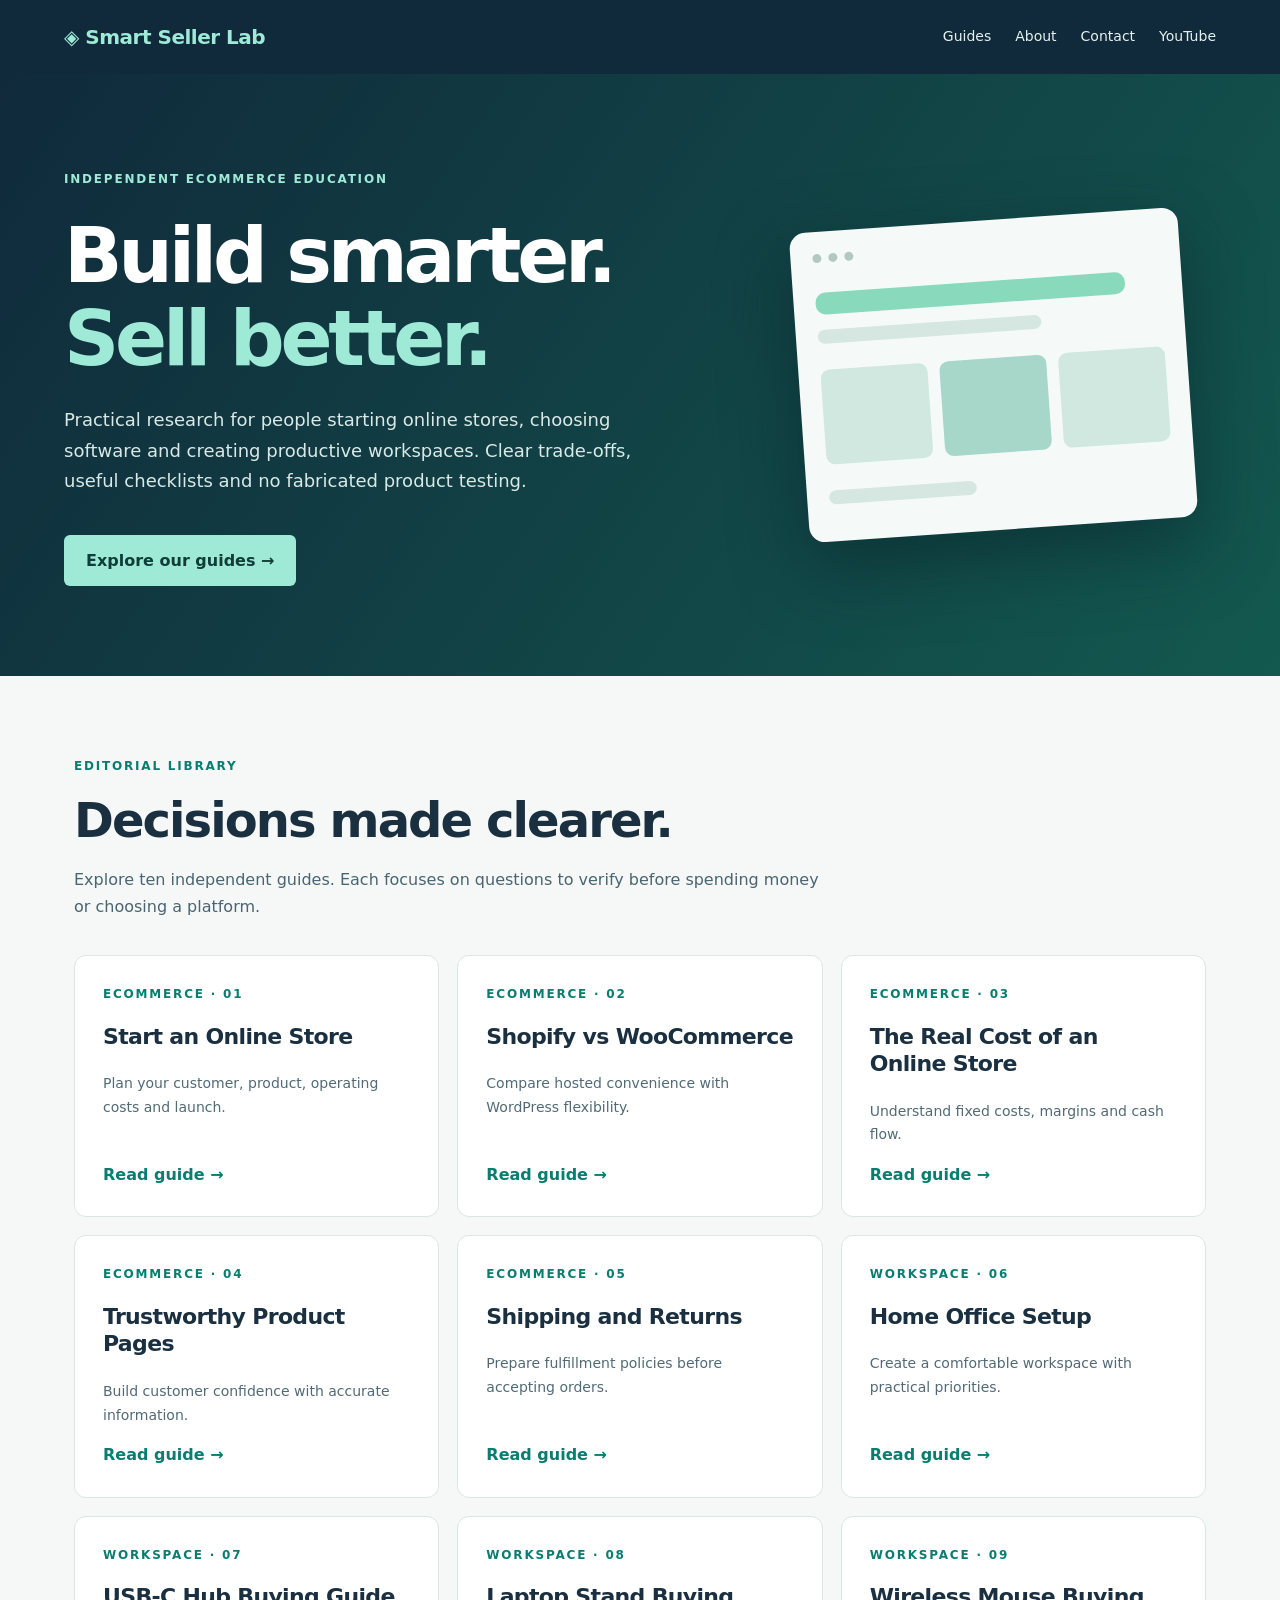
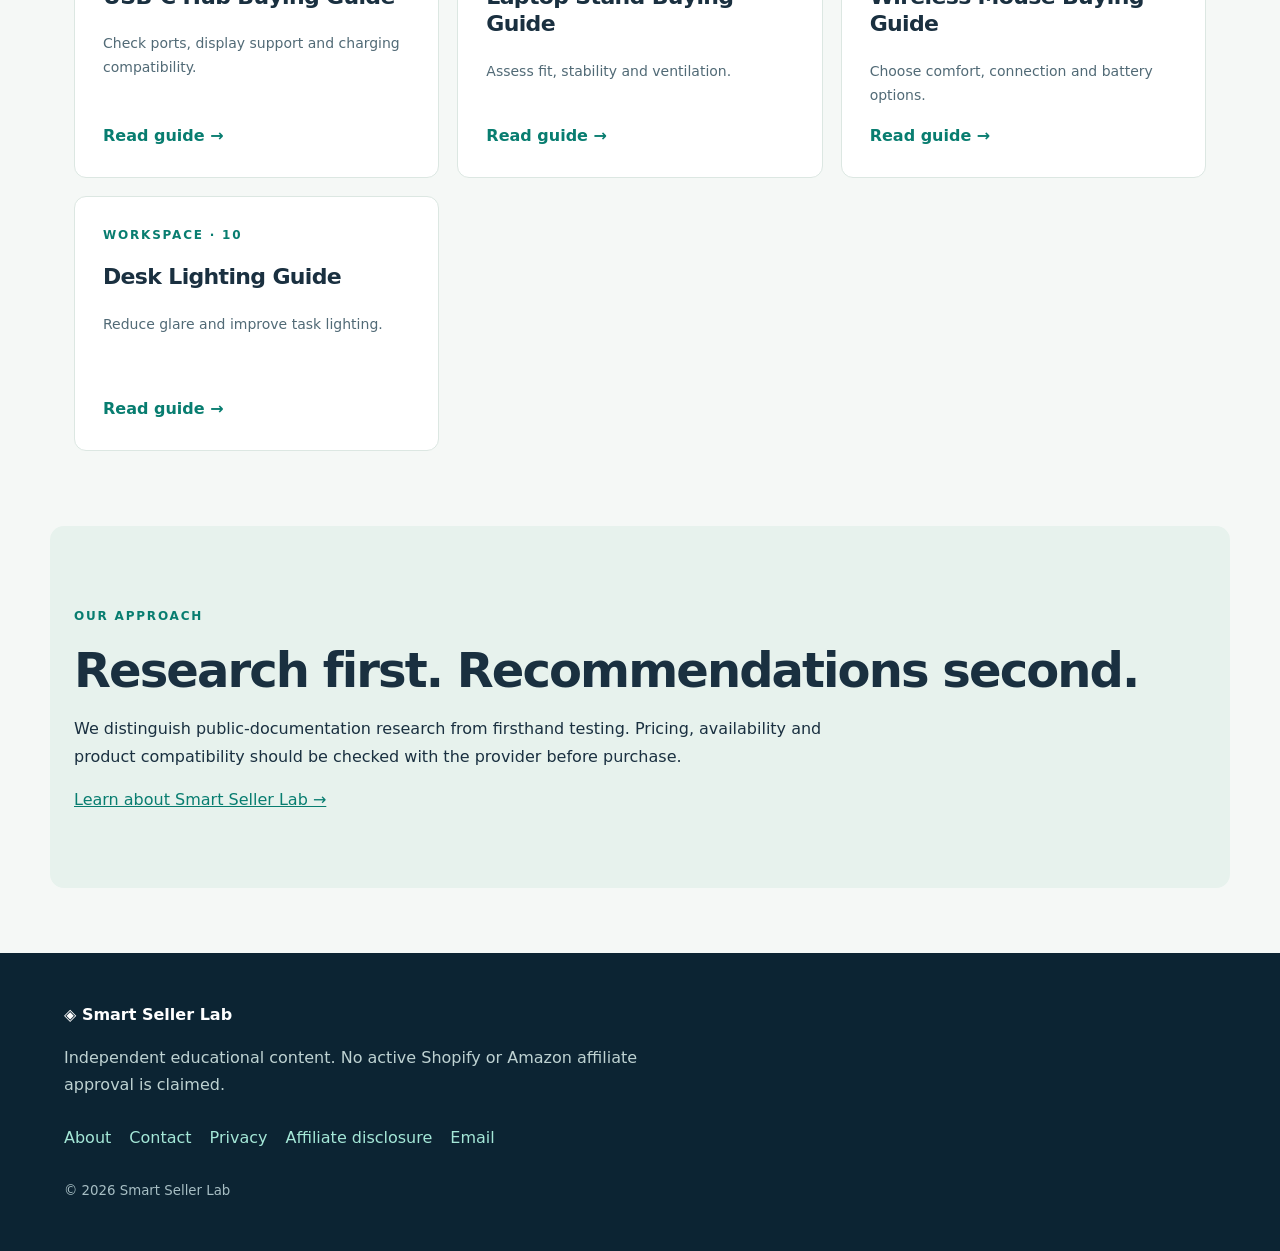
<file: index.html>
<!doctype html><html lang="en"><head><meta charset="utf-8"><meta name="viewport" content="width=device-width,initial-scale=1"><meta name="robots" content="noindex"><meta name="description" content="Independent, research-based guides for online stores, ecommerce platforms, and productive home workspaces."><meta name="theme-color" content="#102a3b"><title>Smart Seller Lab — Ecommerce & Workspace Guides</title><link rel="stylesheet" href="styles.css"><meta property="og:type" content="website"><meta property="og:title" content="Smart Seller Lab — Ecommerce & Workspace Guides"><meta property="og:description" content="Independent research guides for online sellers and practical workspaces."><meta property="og:url" content="https://smart-seller-lab.pages.dev/"><link rel="canonical" href="https://smart-seller-lab.pages.dev/"><script type="application/ld+json">{"@context":"https://schema.org","@type":"WebSite","name":"Smart Seller Lab","url":"https://smart-seller-lab.pages.dev/","description":"Independent research-based ecommerce and workspace guides"}</script></head><body><a class="skip" href="#content">Skip to content</a><header class="site-header"><a class="brand" href="index.html" aria-label="Smart Seller Lab home">◈ Smart Seller Lab</a><nav aria-label="Primary navigation"><a href="#guides">Guides</a><a href="about.html">About</a><a href="contact.html">Contact</a><a href="https://www.youtube.com/@SmartSellerLab" rel="noopener noreferrer">YouTube</a></nav></header><main id="content"><section class="hero"><div class="hero-inner"><span class="eyebrow">INDEPENDENT ECOMMERCE EDUCATION</span><h1>Build smarter.<br><em>Sell better.</em></h1><p>Practical research for people starting online stores, choosing software and creating productive workspaces. Clear trade-offs, useful checklists and no fabricated product testing.</p><a class="cta" href="#guides">Explore our guides <span aria-hidden="true">→</span></a></div><div class="hero-art" aria-hidden="true"><div class="art-window"><div class="art-top"><i></i><i></i><i></i></div><div class="art-line wide"></div><div class="art-line"></div><div class="art-panels"><div></div><div></div><div></div></div><div class="art-line short"></div></div></div></section><section class="section" id="guides"><div class="section-heading"><span class="eyebrow">EDITORIAL LIBRARY</span><h2>Decisions made clearer.</h2><p>Explore ten independent guides. Each focuses on questions to verify before spending money or choosing a platform.</p></div><div class="cards"><article class="card"><span class="kicker">ECOMMERCE · 01</span><h3>Start an Online Store</h3><p>Plan your customer, product, operating costs and launch.</p><a href="guides/start-online-store.html">Read guide <span aria-hidden="true">→</span></a></article><article class="card"><span class="kicker">ECOMMERCE · 02</span><h3>Shopify vs WooCommerce</h3><p>Compare hosted convenience with WordPress flexibility.</p><a href="guides/shopify-vs-woocommerce.html">Read guide <span aria-hidden="true">→</span></a></article><article class="card"><span class="kicker">ECOMMERCE · 03</span><h3>The Real Cost of an Online Store</h3><p>Understand fixed costs, margins and cash flow.</p><a href="guides/store-costs.html">Read guide <span aria-hidden="true">→</span></a></article><article class="card"><span class="kicker">ECOMMERCE · 04</span><h3>Trustworthy Product Pages</h3><p>Build customer confidence with accurate information.</p><a href="guides/product-page-trust.html">Read guide <span aria-hidden="true">→</span></a></article><article class="card"><span class="kicker">ECOMMERCE · 05</span><h3>Shipping and Returns</h3><p>Prepare fulfillment policies before accepting orders.</p><a href="guides/shipping-returns.html">Read guide <span aria-hidden="true">→</span></a></article><article class="card"><span class="kicker">WORKSPACE · 06</span><h3>Home Office Setup</h3><p>Create a comfortable workspace with practical priorities.</p><a href="guides/home-office-setup.html">Read guide <span aria-hidden="true">→</span></a></article><article class="card"><span class="kicker">WORKSPACE · 07</span><h3>USB-C Hub Buying Guide</h3><p>Check ports, display support and charging compatibility.</p><a href="guides/usb-c-hub-guide.html">Read guide <span aria-hidden="true">→</span></a></article><article class="card"><span class="kicker">WORKSPACE · 08</span><h3>Laptop Stand Buying Guide</h3><p>Assess fit, stability and ventilation.</p><a href="guides/laptop-stand-guide.html">Read guide <span aria-hidden="true">→</span></a></article><article class="card"><span class="kicker">WORKSPACE · 09</span><h3>Wireless Mouse Buying Guide</h3><p>Choose comfort, connection and battery options.</p><a href="guides/wireless-mouse-guide.html">Read guide <span aria-hidden="true">→</span></a></article><article class="card"><span class="kicker">WORKSPACE · 10</span><h3>Desk Lighting Guide</h3><p>Reduce glare and improve task lighting.</p><a href="guides/desk-lighting-guide.html">Read guide <span aria-hidden="true">→</span></a></article></div></section><section class="section about-band"><span class="eyebrow">OUR APPROACH</span><h2>Research first. Recommendations second.</h2><p>We distinguish public-documentation research from firsthand testing. Pricing, availability and product compatibility should be checked with the provider before purchase.</p><a href="about.html">Learn about Smart Seller Lab →</a></section></main><footer class="site-footer"><div><strong>◈ Smart Seller Lab</strong><p>Independent educational content. No active Shopify or Amazon affiliate approval is claimed.</p></div><nav aria-label="Footer navigation"><a href="about.html">About</a><a href="contact.html">Contact</a><a href="privacy.html">Privacy</a><a href="disclosure.html">Affiliate disclosure</a><a href="mailto:dauvietstudio@gmail.com">Email</a></nav><small>© 2026 Smart Seller Lab</small></footer></body></html>
</file>
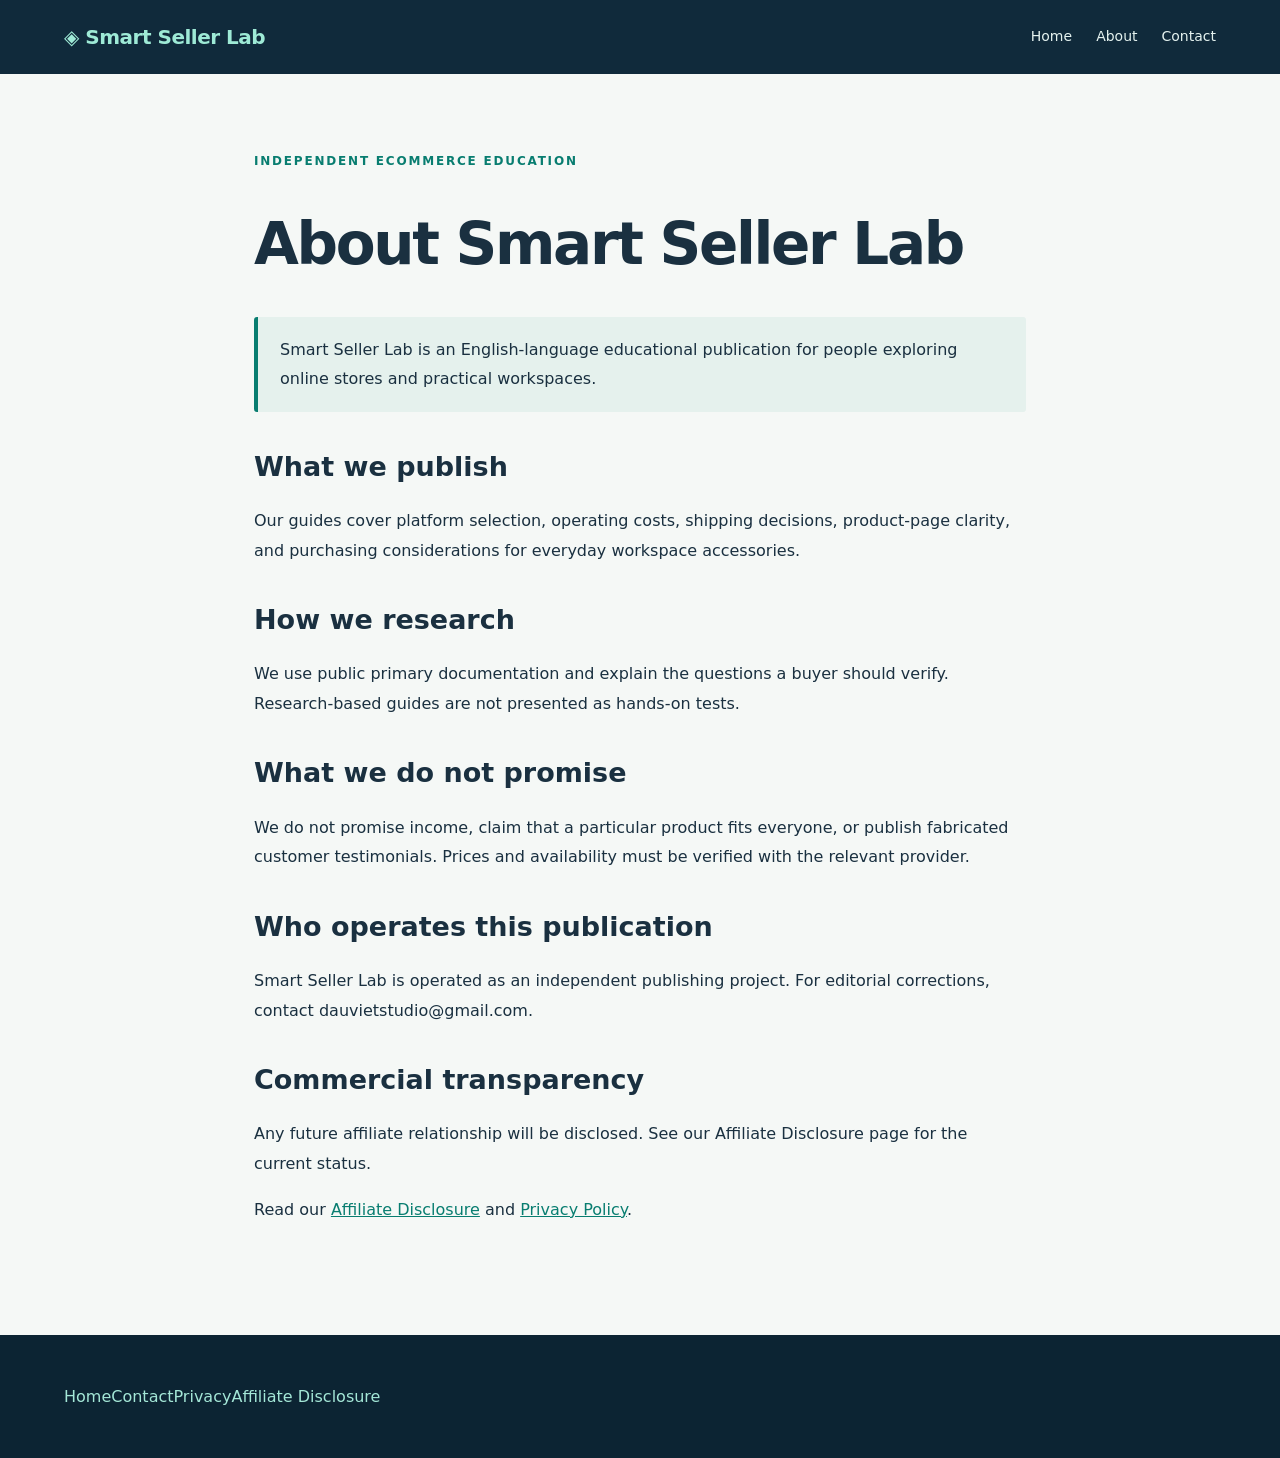
<file: about.html>
<!doctype html><html lang="en"><head><meta charset="utf-8"><meta name="viewport" content="width=device-width,initial-scale=1"><meta name="description" content="Smart Seller Lab is an English-language educational publication for people exploring online stores and practical workspaces."><meta name="robots" content="noindex"><link rel="canonical" href="https://smart-seller-lab.pages.dev/about.html"><title>About Smart Seller Lab | Smart Seller Lab</title><link rel="stylesheet" href="styles.css"></head><body><header><a class="brand" href="index.html">◈ Smart Seller Lab</a><nav><a href="index.html">Home</a><a href="about.html">About</a><a href="contact.html">Contact</a></nav></header><main class="prose"><p class="tag">Independent ecommerce education</p><h1>About Smart Seller Lab</h1><p class="note">Smart Seller Lab is an English-language educational publication for people exploring online stores and practical workspaces.</p><h2>What we publish</h2><p>Our guides cover platform selection, operating costs, shipping decisions, product-page clarity, and purchasing considerations for everyday workspace accessories.</p><h2>How we research</h2><p>We use public primary documentation and explain the questions a buyer should verify. Research-based guides are not presented as hands-on tests.</p><h2>What we do not promise</h2><p>We do not promise income, claim that a particular product fits everyone, or publish fabricated customer testimonials. Prices and availability must be verified with the relevant provider.</p><h2>Who operates this publication</h2><p>Smart Seller Lab is operated as an independent publishing project. For editorial corrections, contact dauvietstudio@gmail.com.</p><h2>Commercial transparency</h2><p>Any future affiliate relationship will be disclosed. See our Affiliate Disclosure page for the current status.</p><p>Read our <a href="disclosure.html">Affiliate Disclosure</a> and <a href="privacy.html">Privacy Policy</a>.</p></main><footer><a href="index.html">Home</a><a href="contact.html">Contact</a><a href="privacy.html">Privacy</a><a href="disclosure.html">Affiliate Disclosure</a></footer></body></html>
</file>
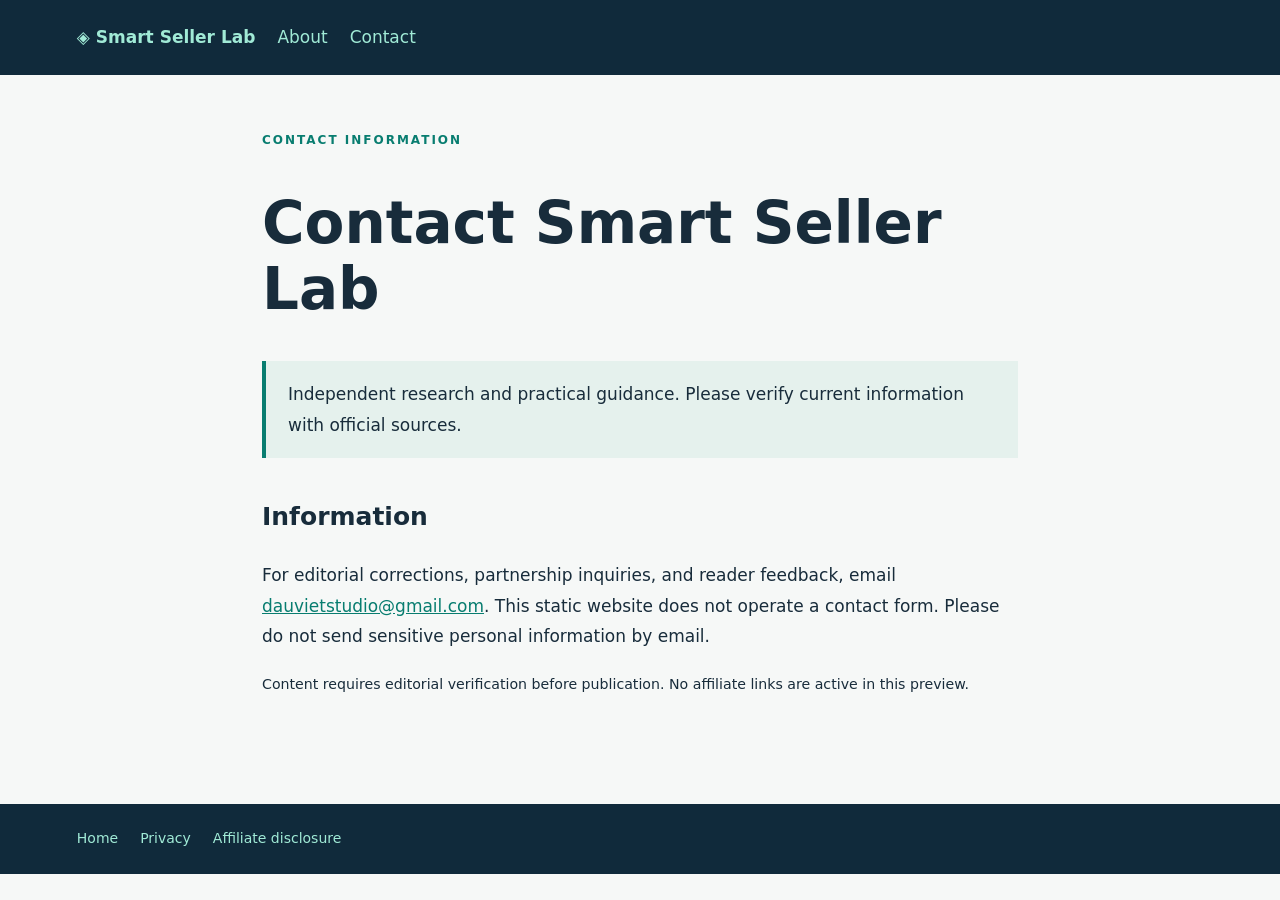
<file: contact.html>
<!doctype html><html lang="en"><head><meta charset="utf-8"><meta name="viewport" content="width=device-width,initial-scale=1"><meta name="robots" content="noindex"><meta name="description" content="Contact Smart Seller Lab — independent educational content"><title>Contact Smart Seller Lab | Smart Seller Lab</title><style>*{box-sizing:border-box}body{margin:0;background:#f6f8f7;color:#182c3b;font:17px/1.8 system-ui,sans-serif}header,footer{background:#102a3b;color:white;padding:22px 6%}header a,footer a{color:#a0ead6;text-decoration:none;margin-right:22px}.brand{font-weight:800}.prose{max-width:800px;margin:0 auto;padding:55px 22px 90px}.tag{color:#087d70;text-transform:uppercase;font-size:12px;font-weight:800;letter-spacing:2px}h1{font-size:clamp(34px,5vw,58px);line-height:1.14}h2{font-size:25px;margin-top:36px}p{margin:16px 0}.note{background:#e5f1ed;border-left:4px solid #087d70;padding:18px 22px}a{color:#087d70}footer{font-size:14px}</style></head><body><header><a class="brand" href="index.html">◈ Smart Seller Lab</a><a href="about.html">About</a><a href="contact.html">Contact</a></header><main class="prose"><div class="tag">Contact information</div><h1>Contact Smart Seller Lab</h1><p class="note">Independent research and practical guidance. Please verify current information with official sources.</p><h2>Information</h2><p>For editorial corrections, partnership inquiries, and reader feedback, email <a href="mailto:dauvietstudio@gmail.com">dauvietstudio@gmail.com</a>. This static website does not operate a contact form. Please do not send sensitive personal information by email.</p><p><small>Content requires editorial verification before publication. No affiliate links are active in this preview.</small></p></main><footer><a href="index.html">Home</a><a href="privacy.html">Privacy</a><a href="disclosure.html">Affiliate disclosure</a></footer></body></html>
</file>
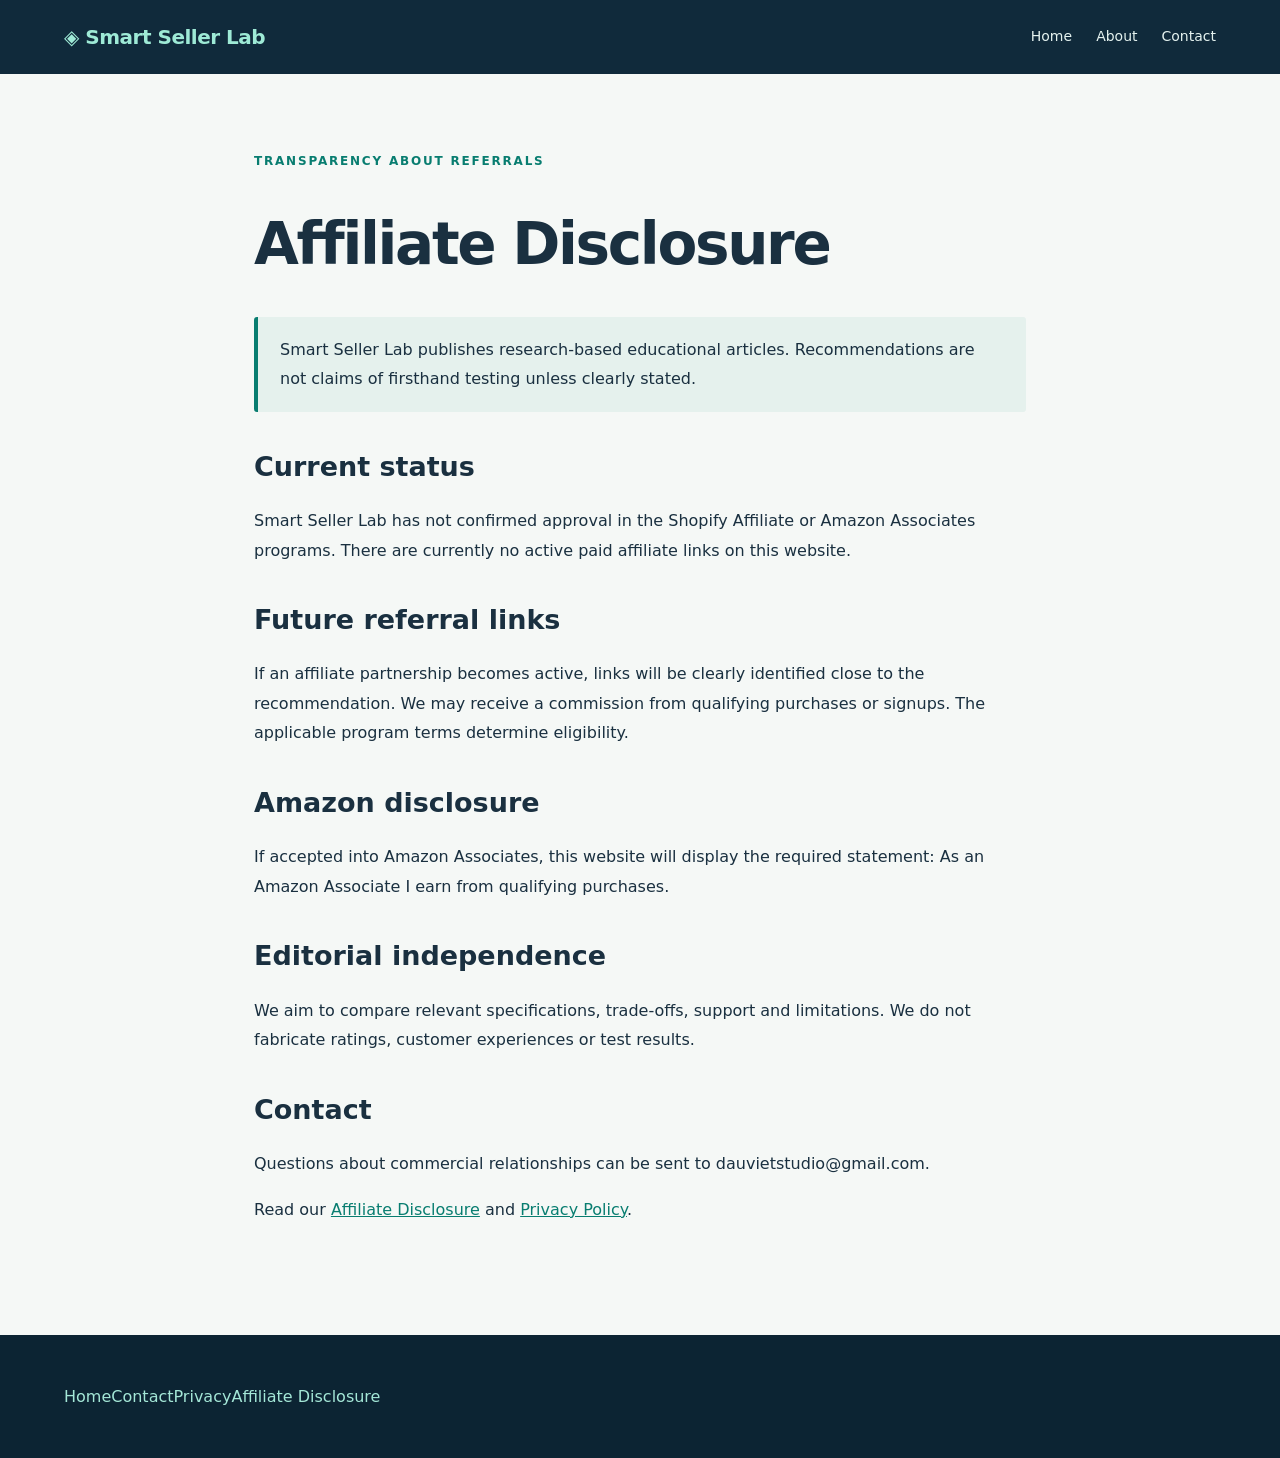
<file: disclosure.html>
<!doctype html><html lang="en"><head><meta charset="utf-8"><meta name="viewport" content="width=device-width,initial-scale=1"><meta name="description" content="Smart Seller Lab publishes research-based educational articles. Recommendations are not claims of firsthand testing unless clearly stated."><meta name="robots" content="noindex"><link rel="canonical" href="https://smart-seller-lab.pages.dev/disclosure.html"><title>Affiliate Disclosure | Smart Seller Lab</title><link rel="stylesheet" href="styles.css"></head><body><header><a class="brand" href="index.html">◈ Smart Seller Lab</a><nav><a href="index.html">Home</a><a href="about.html">About</a><a href="contact.html">Contact</a></nav></header><main class="prose"><p class="tag">Transparency about referrals</p><h1>Affiliate Disclosure</h1><p class="note">Smart Seller Lab publishes research-based educational articles. Recommendations are not claims of firsthand testing unless clearly stated.</p><h2>Current status</h2><p>Smart Seller Lab has not confirmed approval in the Shopify Affiliate or Amazon Associates programs. There are currently no active paid affiliate links on this website.</p><h2>Future referral links</h2><p>If an affiliate partnership becomes active, links will be clearly identified close to the recommendation. We may receive a commission from qualifying purchases or signups. The applicable program terms determine eligibility.</p><h2>Amazon disclosure</h2><p>If accepted into Amazon Associates, this website will display the required statement: As an Amazon Associate I earn from qualifying purchases.</p><h2>Editorial independence</h2><p>We aim to compare relevant specifications, trade-offs, support and limitations. We do not fabricate ratings, customer experiences or test results.</p><h2>Contact</h2><p>Questions about commercial relationships can be sent to dauvietstudio@gmail.com.</p><p>Read our <a href="disclosure.html">Affiliate Disclosure</a> and <a href="privacy.html">Privacy Policy</a>.</p></main><footer><a href="index.html">Home</a><a href="contact.html">Contact</a><a href="privacy.html">Privacy</a><a href="disclosure.html">Affiliate Disclosure</a></footer></body></html>
</file>
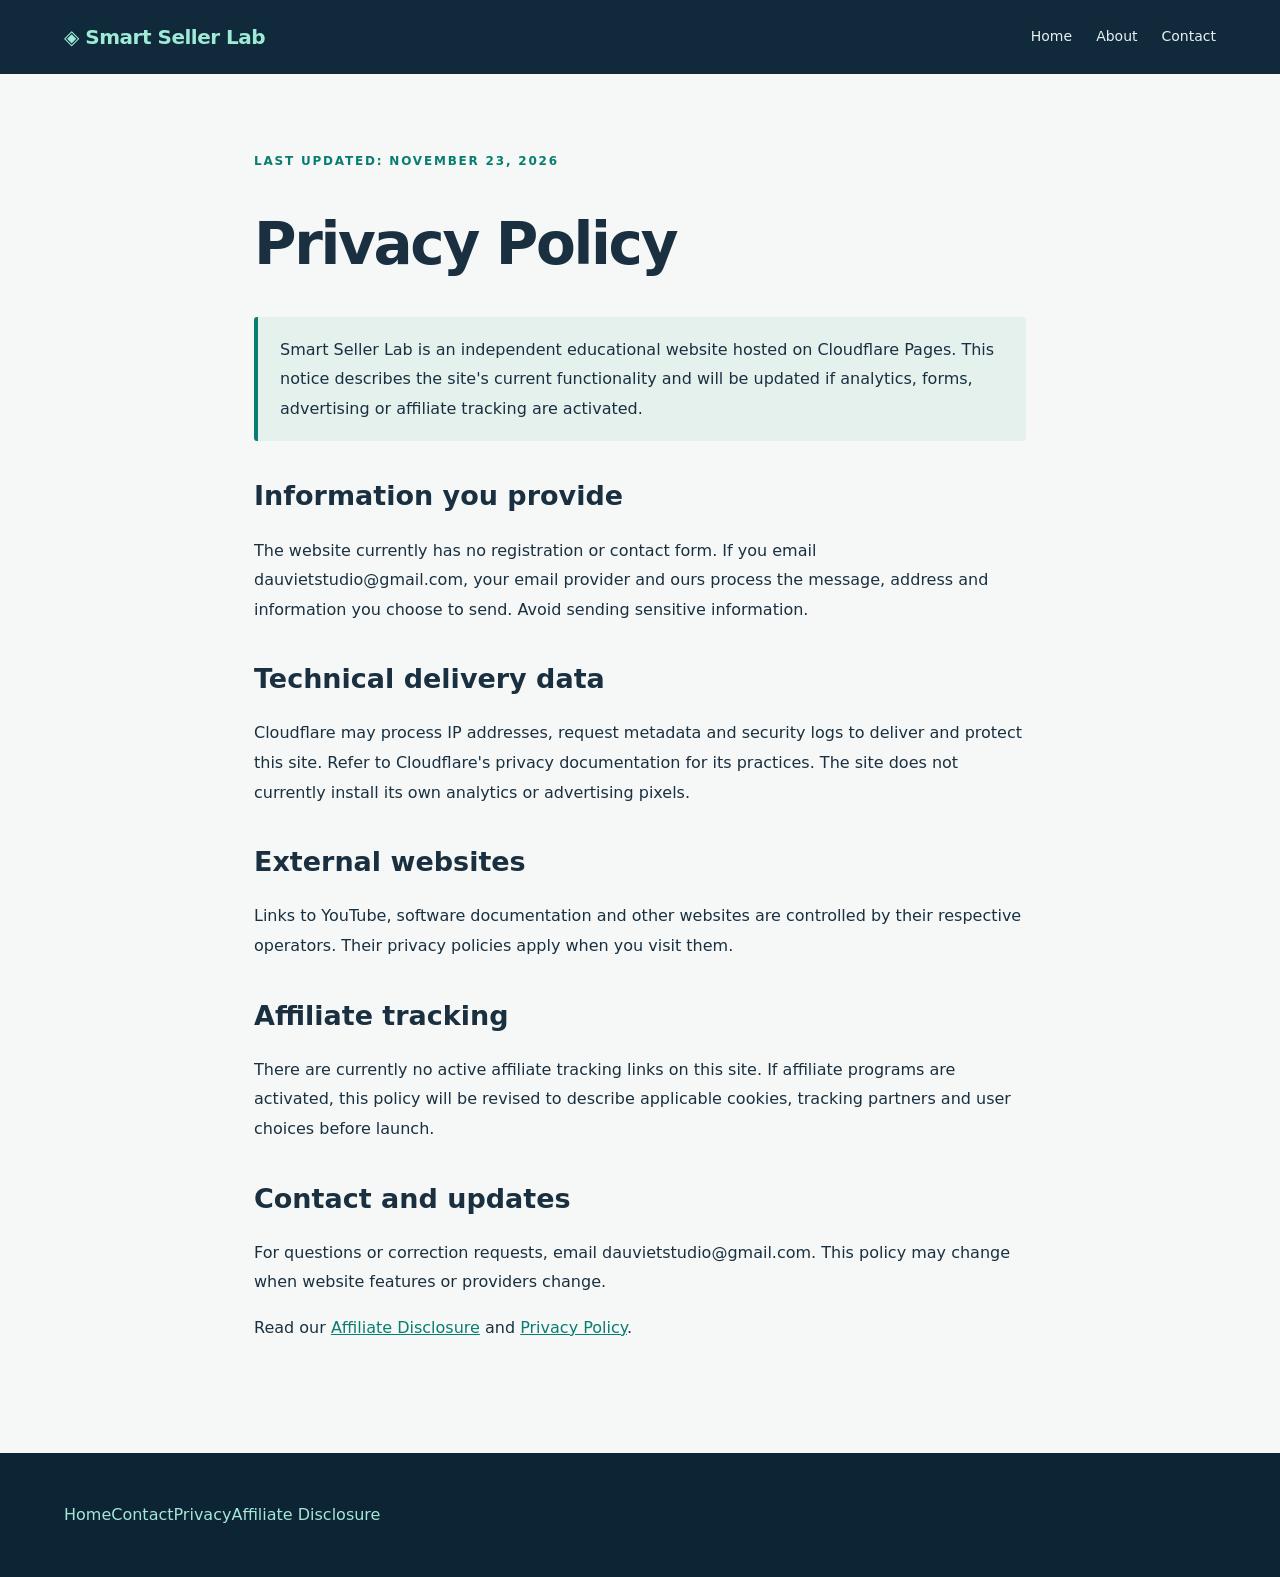
<file: privacy.html>
<!doctype html><html lang="en"><head><meta charset="utf-8"><meta name="viewport" content="width=device-width,initial-scale=1"><meta name="description" content="Smart Seller Lab is an independent educational website hosted on Cloudflare Pages. This notice describes the site's current functionality and will be updated if analytics, forms, advertising or affiliate tracking are activated."><meta name="robots" content="noindex"><link rel="canonical" href="https://smart-seller-lab.pages.dev/privacy.html"><title>Privacy Policy | Smart Seller Lab</title><link rel="stylesheet" href="styles.css"></head><body><header><a class="brand" href="index.html">◈ Smart Seller Lab</a><nav><a href="index.html">Home</a><a href="about.html">About</a><a href="contact.html">Contact</a></nav></header><main class="prose"><p class="tag">Last updated: November 23, 2026</p><h1>Privacy Policy</h1><p class="note">Smart Seller Lab is an independent educational website hosted on Cloudflare Pages. This notice describes the site's current functionality and will be updated if analytics, forms, advertising or affiliate tracking are activated.</p><h2>Information you provide</h2><p>The website currently has no registration or contact form. If you email dauvietstudio@gmail.com, your email provider and ours process the message, address and information you choose to send. Avoid sending sensitive information.</p><h2>Technical delivery data</h2><p>Cloudflare may process IP addresses, request metadata and security logs to deliver and protect this site. Refer to Cloudflare's privacy documentation for its practices. The site does not currently install its own analytics or advertising pixels.</p><h2>External websites</h2><p>Links to YouTube, software documentation and other websites are controlled by their respective operators. Their privacy policies apply when you visit them.</p><h2>Affiliate tracking</h2><p>There are currently no active affiliate tracking links on this site. If affiliate programs are activated, this policy will be revised to describe applicable cookies, tracking partners and user choices before launch.</p><h2>Contact and updates</h2><p>For questions or correction requests, email dauvietstudio@gmail.com. This policy may change when website features or providers change.</p><p>Read our <a href="disclosure.html">Affiliate Disclosure</a> and <a href="privacy.html">Privacy Policy</a>.</p></main><footer><a href="index.html">Home</a><a href="contact.html">Contact</a><a href="privacy.html">Privacy</a><a href="disclosure.html">Affiliate Disclosure</a></footer></body></html>
</file>
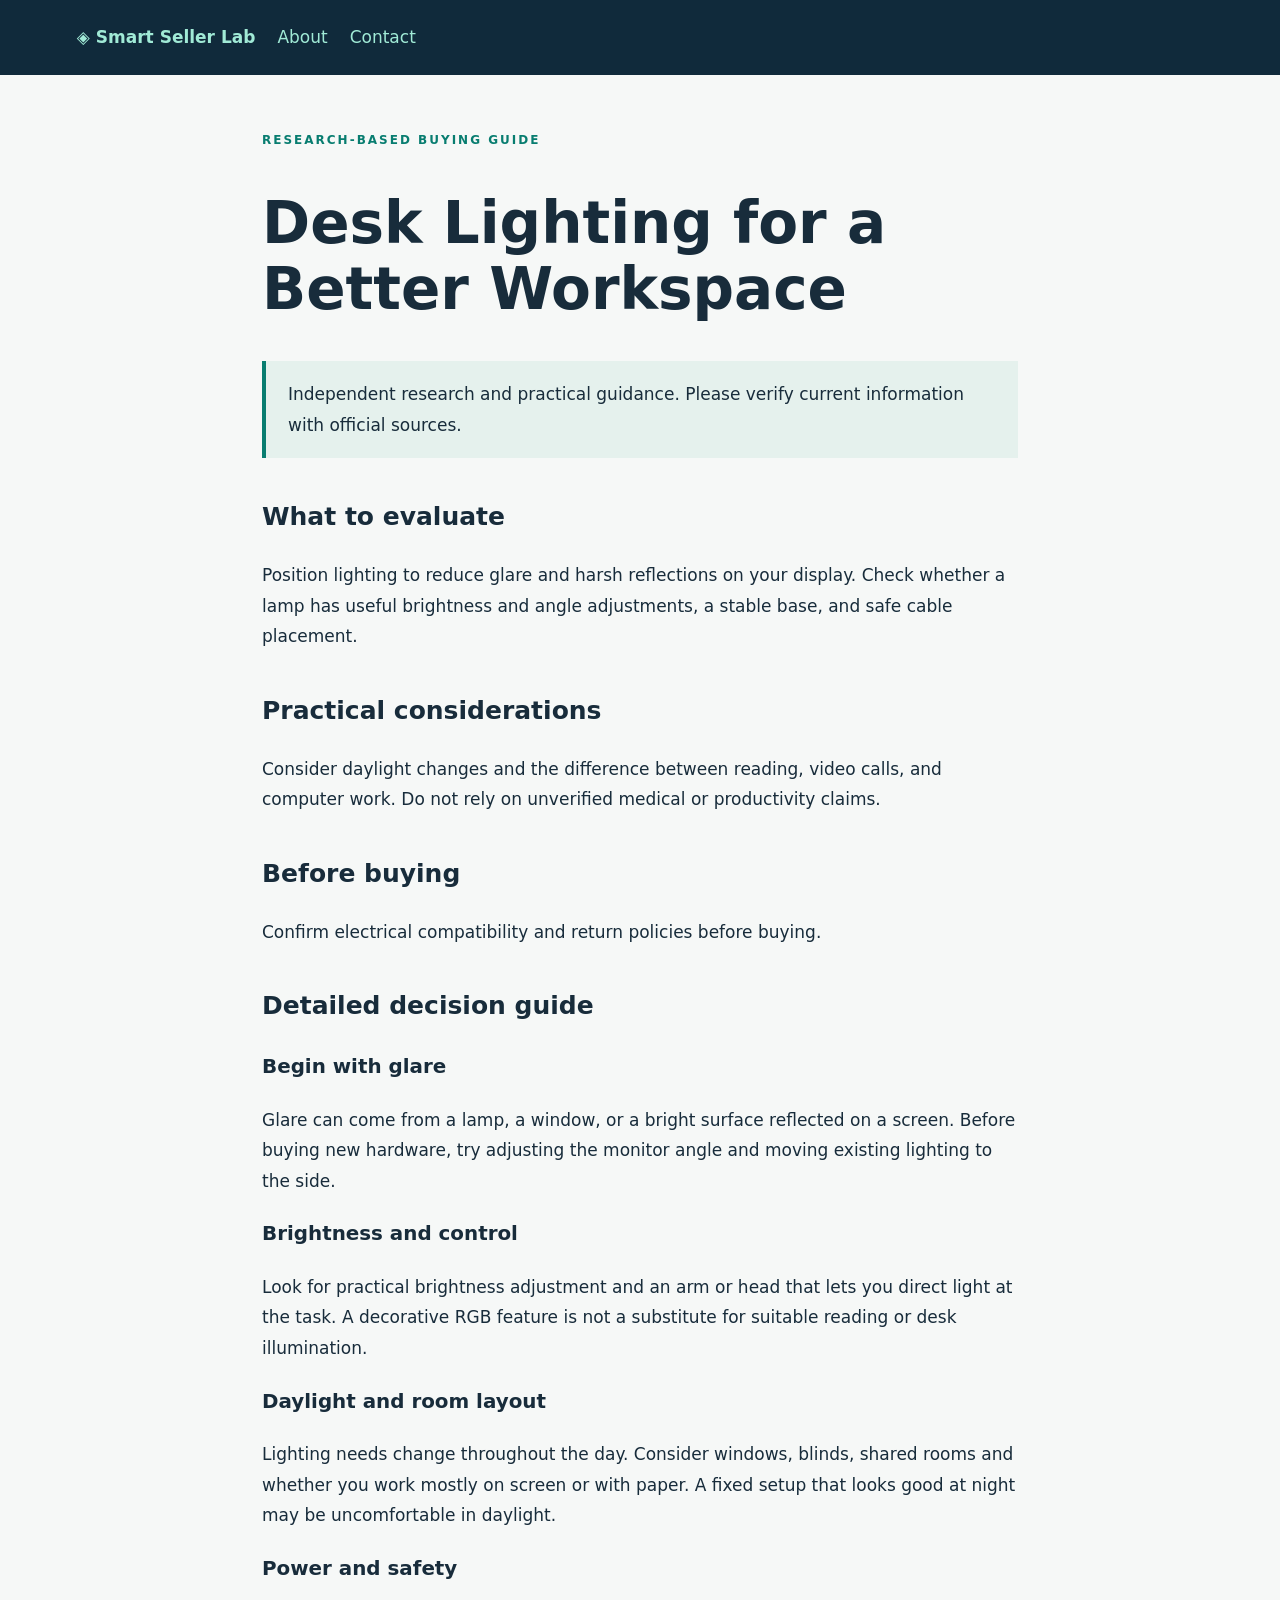
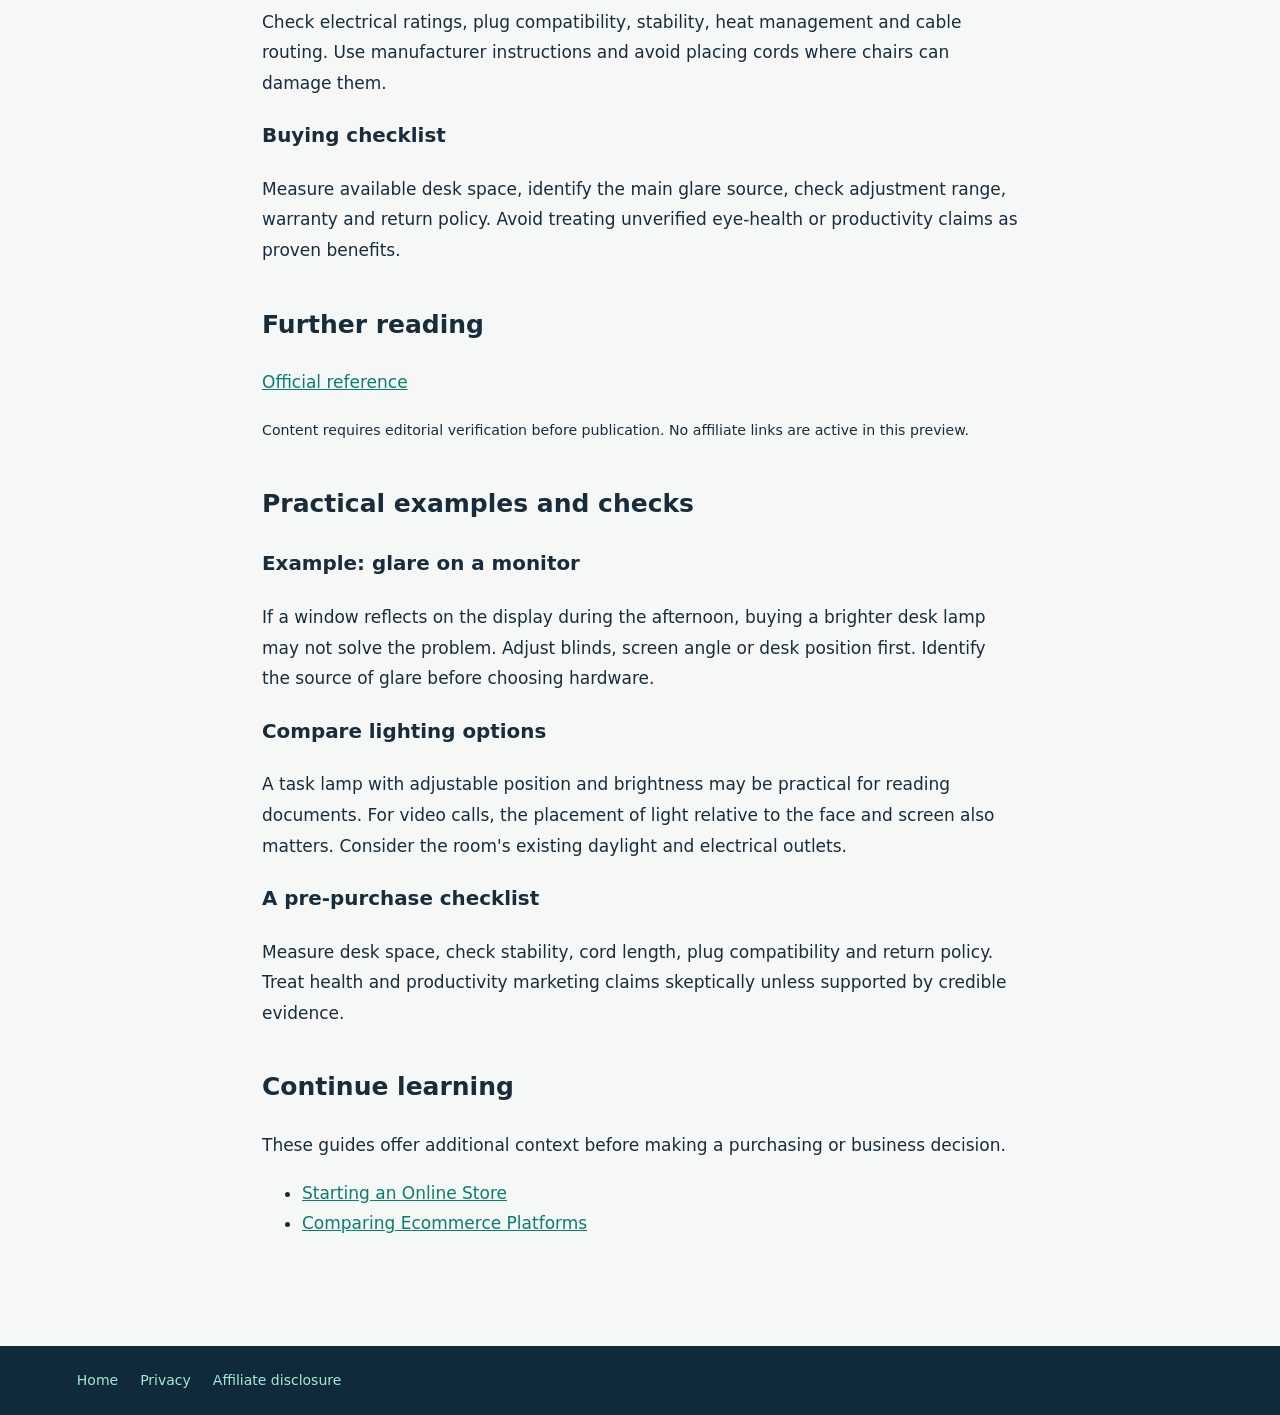
<file: guides/desk-lighting-guide.html>
<!doctype html><html lang="en"><head><meta charset="utf-8"><meta name="viewport" content="width=device-width,initial-scale=1"><meta name="robots" content="noindex"><meta name="description" content="Desk Lighting for a Better Workspace — independent educational content"><title>Desk Lighting for a Better Workspace | Smart Seller Lab</title><style>*{box-sizing:border-box}body{margin:0;background:#f6f8f7;color:#182c3b;font:17px/1.8 system-ui,sans-serif}header,footer{background:#102a3b;color:white;padding:22px 6%}header a,footer a{color:#a0ead6;text-decoration:none;margin-right:22px}.brand{font-weight:800}.prose{max-width:800px;margin:0 auto;padding:55px 22px 90px}.tag{color:#087d70;text-transform:uppercase;font-size:12px;font-weight:800;letter-spacing:2px}h1{font-size:clamp(34px,5vw,58px);line-height:1.14}h2{font-size:25px;margin-top:36px}p{margin:16px 0}.note{background:#e5f1ed;border-left:4px solid #087d70;padding:18px 22px}a{color:#087d70}footer{font-size:14px}</style><link rel="canonical" href="https://smart-seller-lab.pages.dev/guides/desk-lighting-guide.html"><meta property="og:type" content="article"><meta property="og:title" content="Desk Lighting for a Better Workspace | Smart Seller Lab"><meta property="og:description" content="Desk Lighting for a Better Workspace — independent educational content"><meta property="og:url" content="https://smart-seller-lab.pages.dev/guides/desk-lighting-guide.html"><script type="application/ld+json">{"@context":"https://schema.org","@type":"Article","headline":"Desk Lighting for a Better Workspace","mainEntityOfPage":"https://smart-seller-lab.pages.dev/guides/desk-lighting-guide.html","author":{"@type":"Organization","name":"Smart Seller Lab"},"publisher":{"@type":"Organization","name":"Smart Seller Lab"}}</script></head><body><header><a class="brand" href="../index.html">◈ Smart Seller Lab</a><a href="../about.html">About</a><a href="../contact.html">Contact</a></header><main class="prose"><div class="tag">Research-based buying guide</div><h1>Desk Lighting for a Better Workspace</h1><p class="note">Independent research and practical guidance. Please verify current information with official sources.</p><h2>What to evaluate</h2><p>Position lighting to reduce glare and harsh reflections on your display. Check whether a lamp has useful brightness and angle adjustments, a stable base, and safe cable placement.</p><h2>Practical considerations</h2><p>Consider daylight changes and the difference between reading, video calls, and computer work. Do not rely on unverified medical or productivity claims.</p><h2>Before buying</h2><p>Confirm electrical compatibility and return policies before buying.</p><h2>Detailed decision guide</h2><h3>Begin with glare</h3><p>Glare can come from a lamp, a window, or a bright surface reflected on a screen. Before buying new hardware, try adjusting the monitor angle and moving existing lighting to the side.</p><h3>Brightness and control</h3><p>Look for practical brightness adjustment and an arm or head that lets you direct light at the task. A decorative RGB feature is not a substitute for suitable reading or desk illumination.</p><h3>Daylight and room layout</h3><p>Lighting needs change throughout the day. Consider windows, blinds, shared rooms and whether you work mostly on screen or with paper. A fixed setup that looks good at night may be uncomfortable in daylight.</p><h3>Power and safety</h3><p>Check electrical ratings, plug compatibility, stability, heat management and cable routing. Use manufacturer instructions and avoid placing cords where chairs can damage them.</p><h3>Buying checklist</h3><p>Measure available desk space, identify the main glare source, check adjustment range, warranty and return policy. Avoid treating unverified eye-health or productivity claims as proven benefits.</p><h2>Further reading</h2><p><a href="https://www.osha.gov/etools/computer-workstations">Official reference</a></p><p><small>Content requires editorial verification before publication. No affiliate links are active in this preview.</small></p><section aria-label="Practical examples"><h2>Practical examples and checks</h2><h3>Example: glare on a monitor</h3><p>If a window reflects on the display during the afternoon, buying a brighter desk lamp may not solve the problem. Adjust blinds, screen angle or desk position first. Identify the source of glare before choosing hardware.</p><h3>Compare lighting options</h3><p>A task lamp with adjustable position and brightness may be practical for reading documents. For video calls, the placement of light relative to the face and screen also matters. Consider the room's existing daylight and electrical outlets.</p><h3>A pre-purchase checklist</h3><p>Measure desk space, check stability, cord length, plug compatibility and return policy. Treat health and productivity marketing claims skeptically unless supported by credible evidence.</p></section><section aria-label="Related reading"><h2>Continue learning</h2><p>These guides offer additional context before making a purchasing or business decision.</p><ul><li><a href="start-online-store.html">Starting an Online Store</a></li><li><a href="shopify-vs-woocommerce.html">Comparing Ecommerce Platforms</a></li></ul></section></main><footer><a href="../index.html">Home</a><a href="../privacy.html">Privacy</a><a href="../disclosure.html">Affiliate disclosure</a></footer></body></html>
</file>
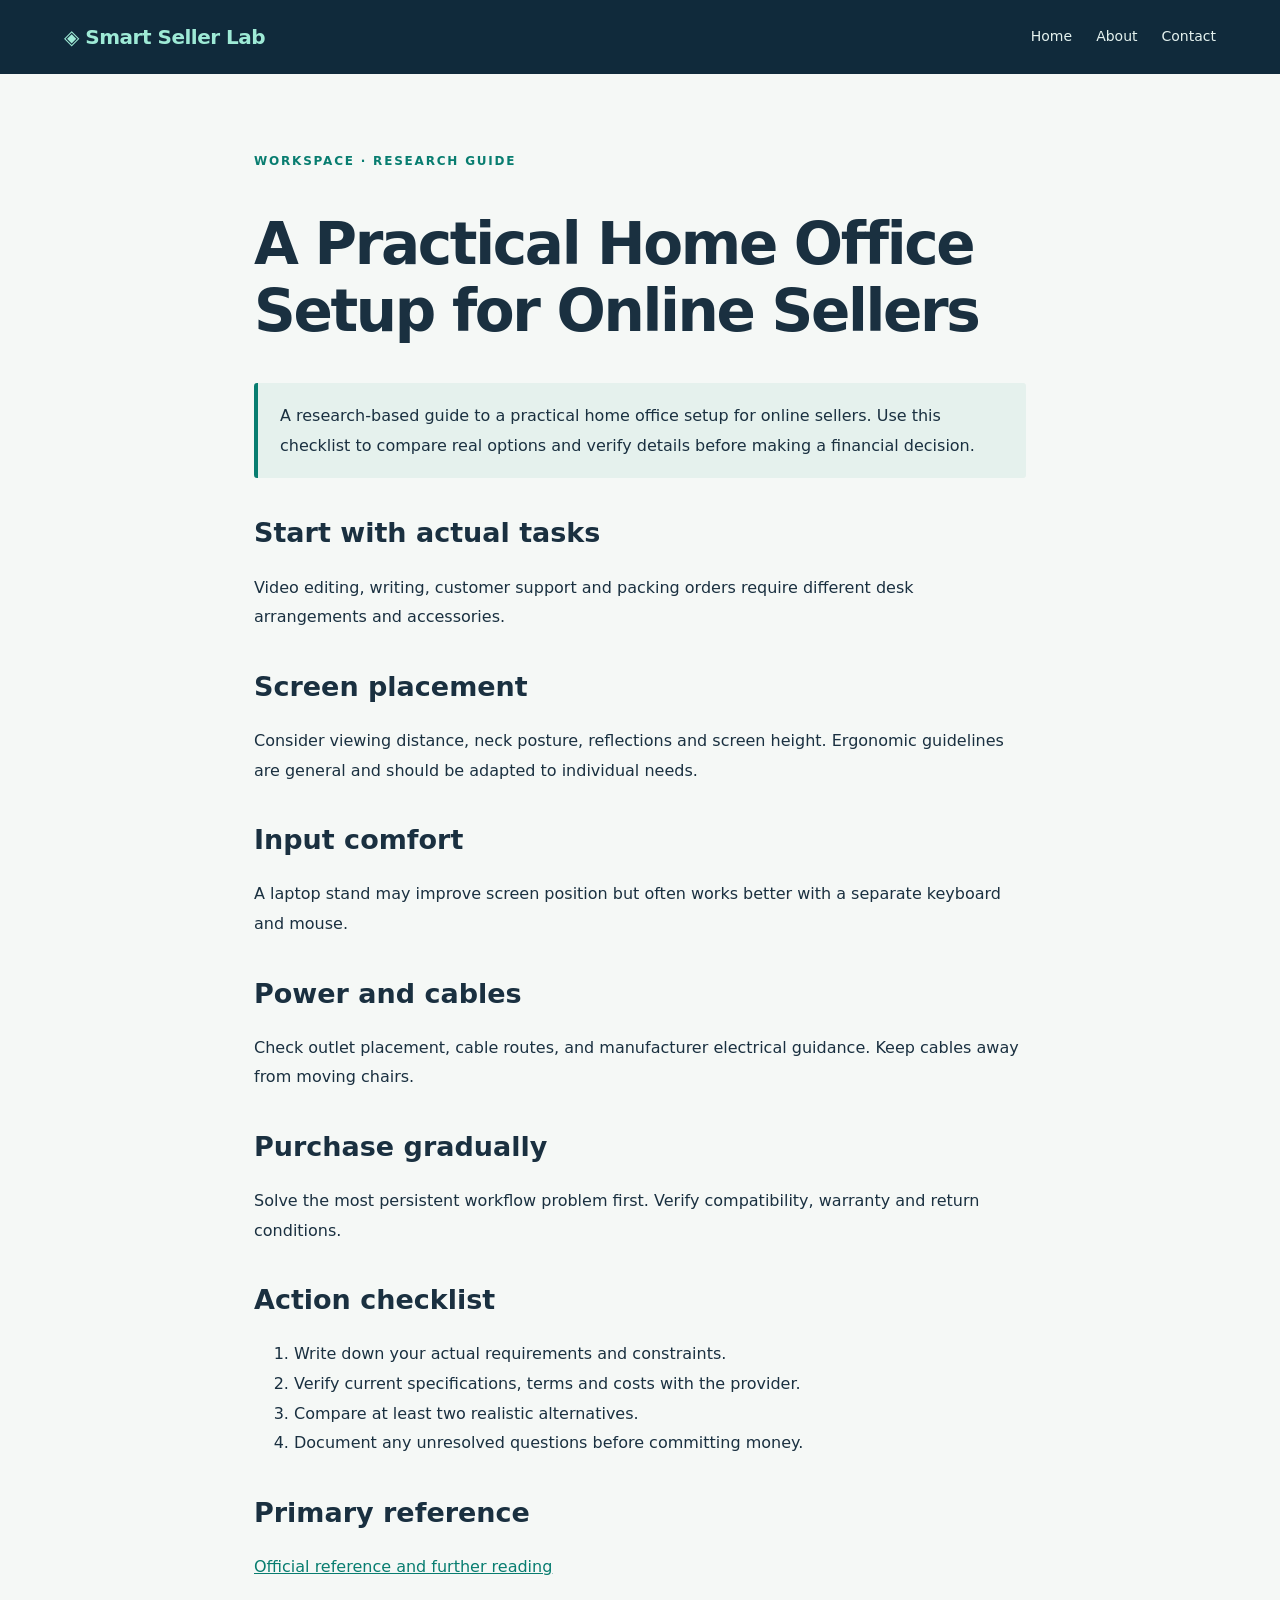
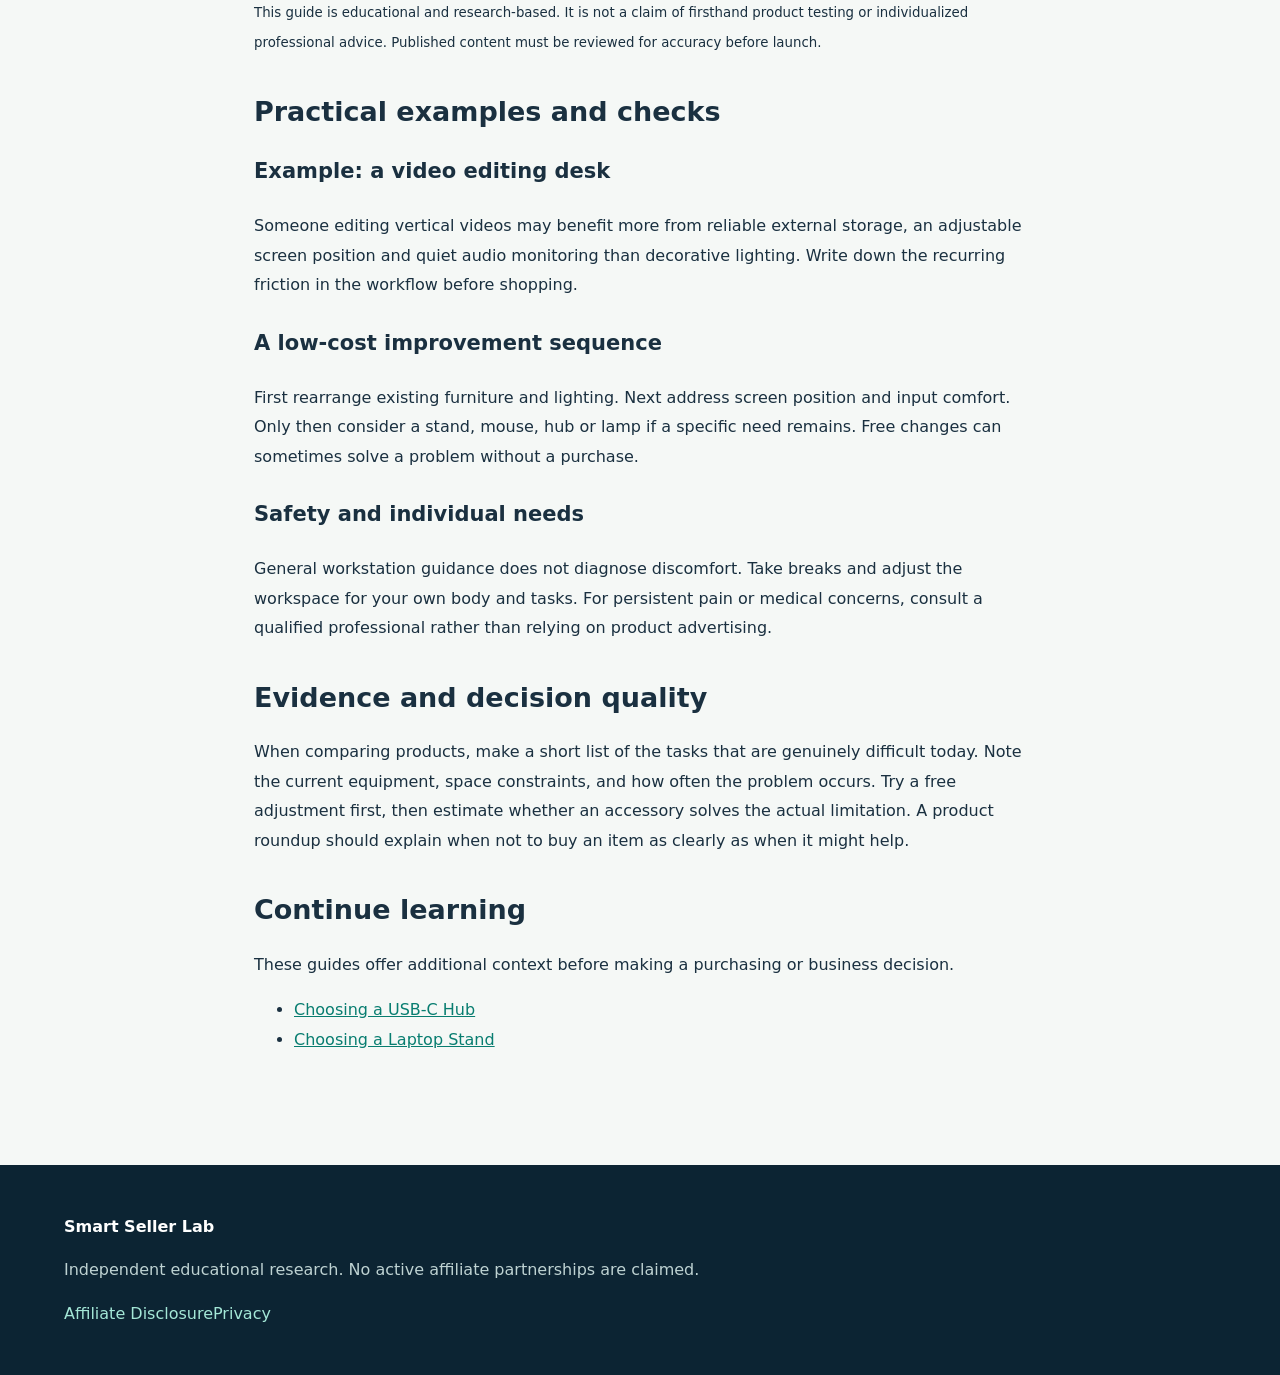
<file: guides/home-office-setup.html>
<!doctype html><html lang="en"><head><meta charset="utf-8"><meta name="viewport" content="width=device-width,initial-scale=1"><meta name="description" content="A research-based guide to a practical home office setup for online sellers. Use this checklist to compare real options and verify details before making a financial decision."><meta name="robots" content="noindex"><title>A Practical Home Office Setup for Online Sellers | Smart Seller Lab</title><link rel="stylesheet" href="../styles.css"><link rel="canonical" href="https://smart-seller-lab.pages.dev/guides/home-office-setup.html"><meta property="og:type" content="article"><meta property="og:title" content="A Practical Home Office Setup for Online Sellers | Smart Seller Lab"><meta property="og:description" content="A research-based guide to a practical home office setup for online sellers. Use this checklist to compare real options and verify details before making a financial decision."><meta property="og:url" content="https://smart-seller-lab.pages.dev/guides/home-office-setup.html"><script type="application/ld+json">{"@context":"https://schema.org","@type":"Article","headline":"A Practical Home Office Setup for Online Sellers","mainEntityOfPage":"https://smart-seller-lab.pages.dev/guides/home-office-setup.html","author":{"@type":"Organization","name":"Smart Seller Lab"},"publisher":{"@type":"Organization","name":"Smart Seller Lab"}}</script></head><body><header><a class="brand" href="../index.html">◈ Smart Seller Lab</a><nav><a href="../index.html">Home</a><a href="../about.html">About</a><a href="../contact.html">Contact</a></nav></header><main class="prose"><p class="tag">Workspace · Research guide</p><h1>A Practical Home Office Setup for Online Sellers</h1><p class="note">A research-based guide to a practical home office setup for online sellers. Use this checklist to compare real options and verify details before making a financial decision.</p><h2>Start with actual tasks</h2><p>Video editing, writing, customer support and packing orders require different desk arrangements and accessories.</p><h2>Screen placement</h2><p>Consider viewing distance, neck posture, reflections and screen height. Ergonomic guidelines are general and should be adapted to individual needs.</p><h2>Input comfort</h2><p>A laptop stand may improve screen position but often works better with a separate keyboard and mouse.</p><h2>Power and cables</h2><p>Check outlet placement, cable routes, and manufacturer electrical guidance. Keep cables away from moving chairs.</p><h2>Purchase gradually</h2><p>Solve the most persistent workflow problem first. Verify compatibility, warranty and return conditions.</p><h2>Action checklist</h2><ol><li>Write down your actual requirements and constraints.</li><li>Verify current specifications, terms and costs with the provider.</li><li>Compare at least two realistic alternatives.</li><li>Document any unresolved questions before committing money.</li></ol><h2>Primary reference</h2><p><a href="https://www.osha.gov/etools/computer-workstations" rel="noopener noreferrer" target="_blank">Official reference and further reading</a></p><p><small>This guide is educational and research-based. It is not a claim of firsthand product testing or individualized professional advice. Published content must be reviewed for accuracy before launch.</small></p><section aria-label="Practical examples"><h2>Practical examples and checks</h2><h3>Example: a video editing desk</h3><p>Someone editing vertical videos may benefit more from reliable external storage, an adjustable screen position and quiet audio monitoring than decorative lighting. Write down the recurring friction in the workflow before shopping.</p><h3>A low-cost improvement sequence</h3><p>First rearrange existing furniture and lighting. Next address screen position and input comfort. Only then consider a stand, mouse, hub or lamp if a specific need remains. Free changes can sometimes solve a problem without a purchase.</p><h3>Safety and individual needs</h3><p>General workstation guidance does not diagnose discomfort. Take breaks and adjust the workspace for your own body and tasks. For persistent pain or medical concerns, consult a qualified professional rather than relying on product advertising.</p></section><h2>Evidence and decision quality</h2><p>When comparing products, make a short list of the tasks that are genuinely difficult today. Note the current equipment, space constraints, and how often the problem occurs. Try a free adjustment first, then estimate whether an accessory solves the actual limitation. A product roundup should explain when not to buy an item as clearly as when it might help.</p><section aria-label="Related reading"><h2>Continue learning</h2><p>These guides offer additional context before making a purchasing or business decision.</p><ul><li><a href="usb-c-hub-guide.html">Choosing a USB-C Hub</a></li><li><a href="laptop-stand-guide.html">Choosing a Laptop Stand</a></li></ul></section></main><footer><strong>Smart Seller Lab</strong><p>Independent educational research. No active affiliate partnerships are claimed.</p><a href="../disclosure.html">Affiliate Disclosure</a><a href="../privacy.html">Privacy</a></footer></body></html>
</file>
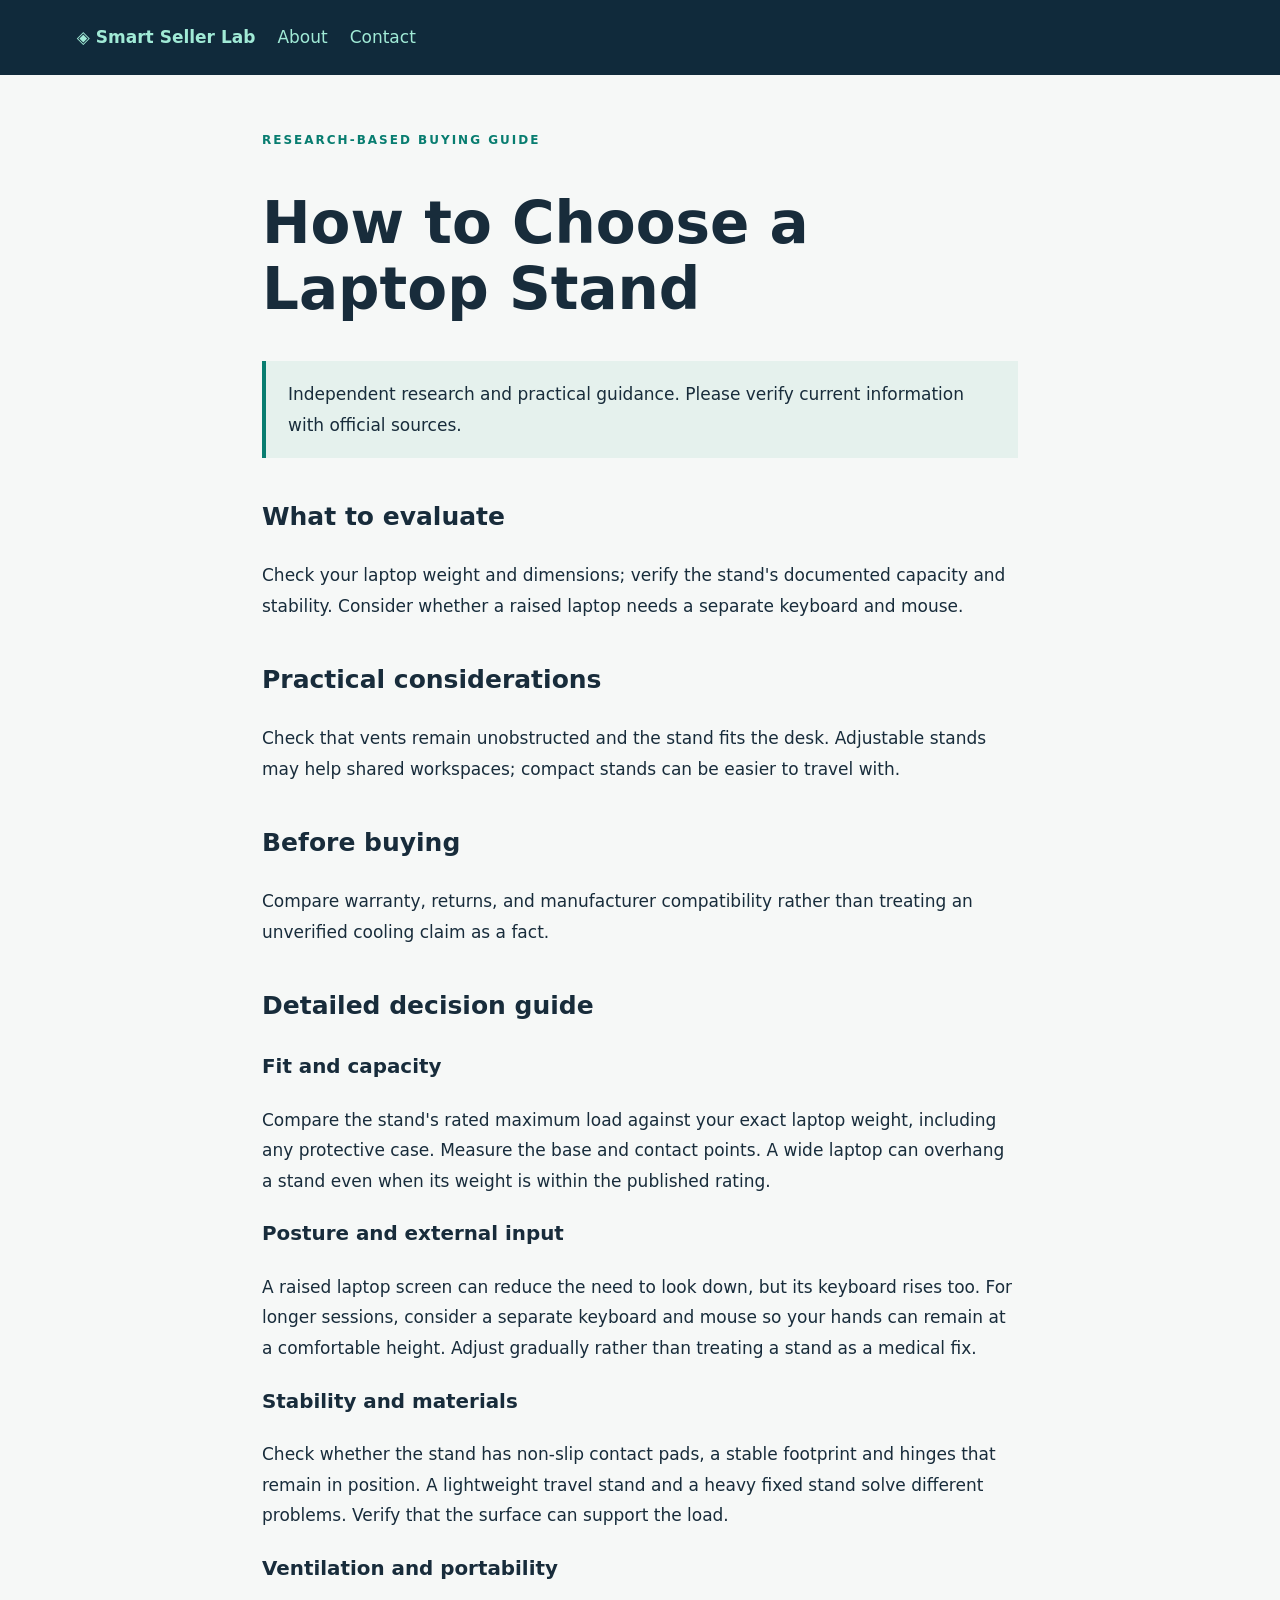
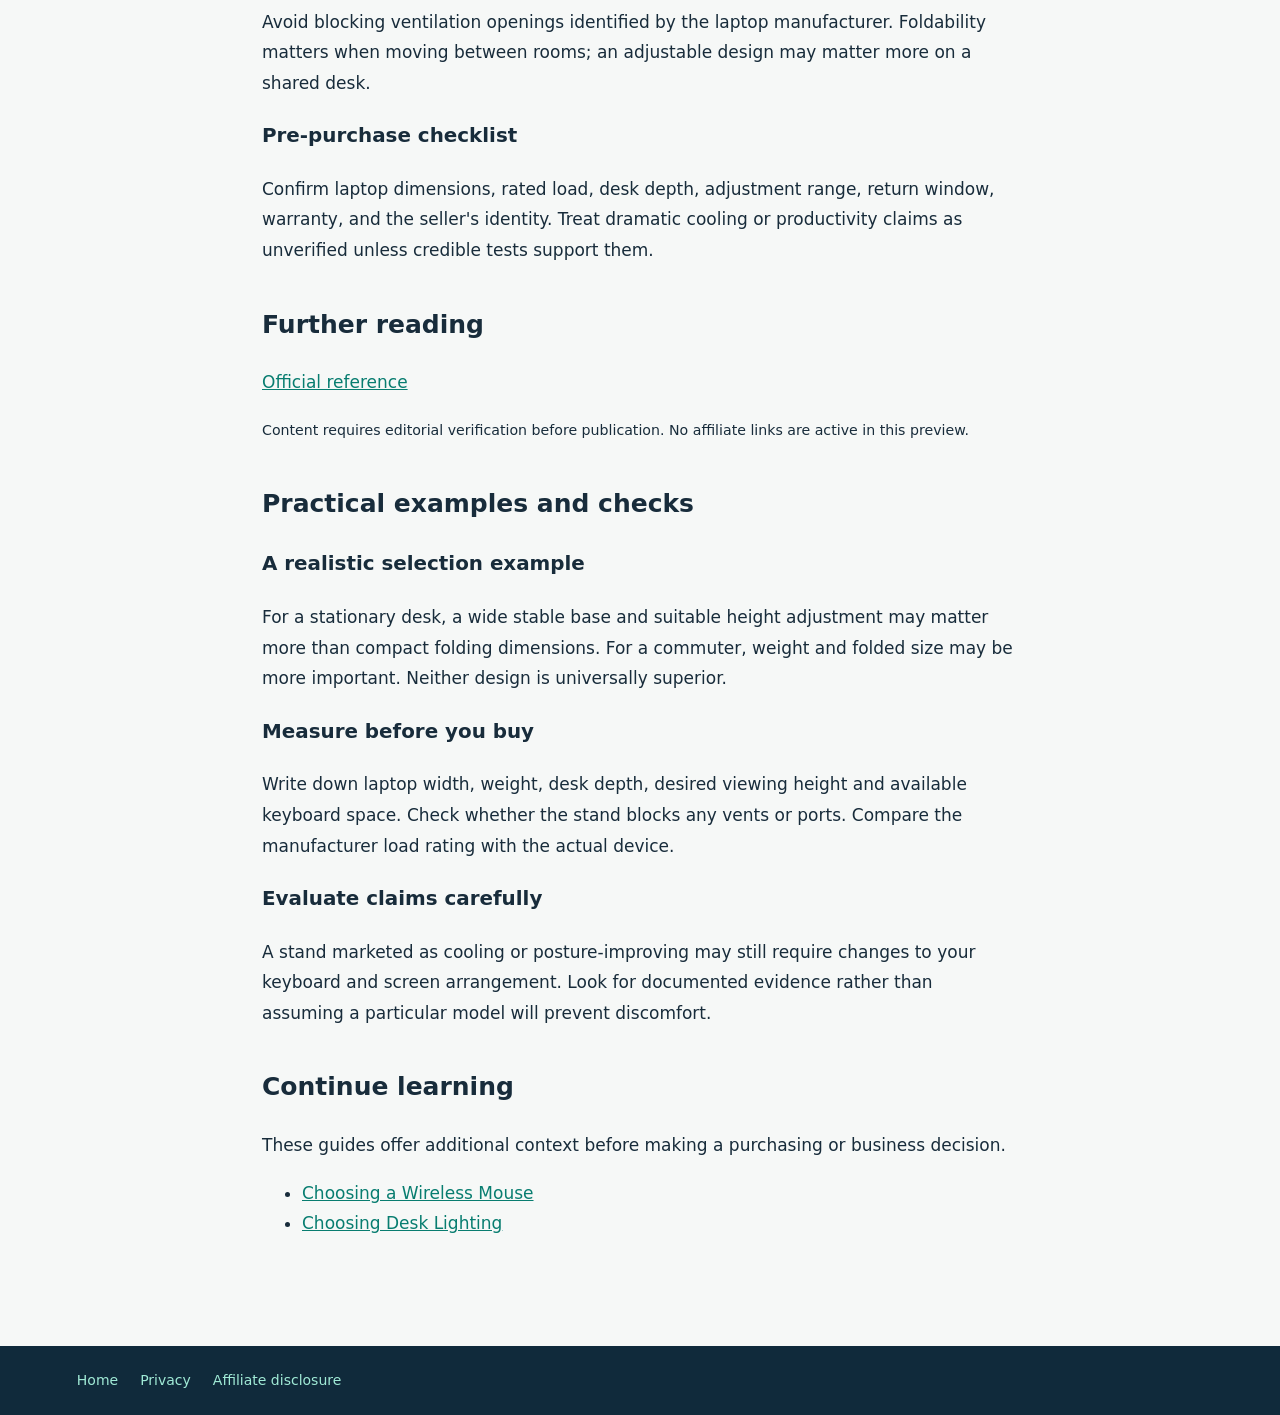
<file: guides/laptop-stand-guide.html>
<!doctype html><html lang="en"><head><meta charset="utf-8"><meta name="viewport" content="width=device-width,initial-scale=1"><meta name="robots" content="noindex"><meta name="description" content="How to Choose a Laptop Stand — independent educational content"><title>How to Choose a Laptop Stand | Smart Seller Lab</title><style>*{box-sizing:border-box}body{margin:0;background:#f6f8f7;color:#182c3b;font:17px/1.8 system-ui,sans-serif}header,footer{background:#102a3b;color:white;padding:22px 6%}header a,footer a{color:#a0ead6;text-decoration:none;margin-right:22px}.brand{font-weight:800}.prose{max-width:800px;margin:0 auto;padding:55px 22px 90px}.tag{color:#087d70;text-transform:uppercase;font-size:12px;font-weight:800;letter-spacing:2px}h1{font-size:clamp(34px,5vw,58px);line-height:1.14}h2{font-size:25px;margin-top:36px}p{margin:16px 0}.note{background:#e5f1ed;border-left:4px solid #087d70;padding:18px 22px}a{color:#087d70}footer{font-size:14px}</style><link rel="canonical" href="https://smart-seller-lab.pages.dev/guides/laptop-stand-guide.html"><meta property="og:type" content="article"><meta property="og:title" content="How to Choose a Laptop Stand | Smart Seller Lab"><meta property="og:description" content="How to Choose a Laptop Stand — independent educational content"><meta property="og:url" content="https://smart-seller-lab.pages.dev/guides/laptop-stand-guide.html"><script type="application/ld+json">{"@context":"https://schema.org","@type":"Article","headline":"How to Choose a Laptop Stand","mainEntityOfPage":"https://smart-seller-lab.pages.dev/guides/laptop-stand-guide.html","author":{"@type":"Organization","name":"Smart Seller Lab"},"publisher":{"@type":"Organization","name":"Smart Seller Lab"}}</script></head><body><header><a class="brand" href="../index.html">◈ Smart Seller Lab</a><a href="../about.html">About</a><a href="../contact.html">Contact</a></header><main class="prose"><div class="tag">Research-based buying guide</div><h1>How to Choose a Laptop Stand</h1><p class="note">Independent research and practical guidance. Please verify current information with official sources.</p><h2>What to evaluate</h2><p>Check your laptop weight and dimensions; verify the stand's documented capacity and stability. Consider whether a raised laptop needs a separate keyboard and mouse.</p><h2>Practical considerations</h2><p>Check that vents remain unobstructed and the stand fits the desk. Adjustable stands may help shared workspaces; compact stands can be easier to travel with.</p><h2>Before buying</h2><p>Compare warranty, returns, and manufacturer compatibility rather than treating an unverified cooling claim as a fact.</p><h2>Detailed decision guide</h2><h3>Fit and capacity</h3><p>Compare the stand's rated maximum load against your exact laptop weight, including any protective case. Measure the base and contact points. A wide laptop can overhang a stand even when its weight is within the published rating.</p><h3>Posture and external input</h3><p>A raised laptop screen can reduce the need to look down, but its keyboard rises too. For longer sessions, consider a separate keyboard and mouse so your hands can remain at a comfortable height. Adjust gradually rather than treating a stand as a medical fix.</p><h3>Stability and materials</h3><p>Check whether the stand has non-slip contact pads, a stable footprint and hinges that remain in position. A lightweight travel stand and a heavy fixed stand solve different problems. Verify that the surface can support the load.</p><h3>Ventilation and portability</h3><p>Avoid blocking ventilation openings identified by the laptop manufacturer. Foldability matters when moving between rooms; an adjustable design may matter more on a shared desk.</p><h3>Pre-purchase checklist</h3><p>Confirm laptop dimensions, rated load, desk depth, adjustment range, return window, warranty, and the seller's identity. Treat dramatic cooling or productivity claims as unverified unless credible tests support them.</p><h2>Further reading</h2><p><a href="https://www.osha.gov/etools/computer-workstations">Official reference</a></p><p><small>Content requires editorial verification before publication. No affiliate links are active in this preview.</small></p><section aria-label="Practical examples"><h2>Practical examples and checks</h2><h3>A realistic selection example</h3><p>For a stationary desk, a wide stable base and suitable height adjustment may matter more than compact folding dimensions. For a commuter, weight and folded size may be more important. Neither design is universally superior.</p><h3>Measure before you buy</h3><p>Write down laptop width, weight, desk depth, desired viewing height and available keyboard space. Check whether the stand blocks any vents or ports. Compare the manufacturer load rating with the actual device.</p><h3>Evaluate claims carefully</h3><p>A stand marketed as cooling or posture-improving may still require changes to your keyboard and screen arrangement. Look for documented evidence rather than assuming a particular model will prevent discomfort.</p></section><section aria-label="Related reading"><h2>Continue learning</h2><p>These guides offer additional context before making a purchasing or business decision.</p><ul><li><a href="wireless-mouse-guide.html">Choosing a Wireless Mouse</a></li><li><a href="desk-lighting-guide.html">Choosing Desk Lighting</a></li></ul></section></main><footer><a href="../index.html">Home</a><a href="../privacy.html">Privacy</a><a href="../disclosure.html">Affiliate disclosure</a></footer></body></html>
</file>
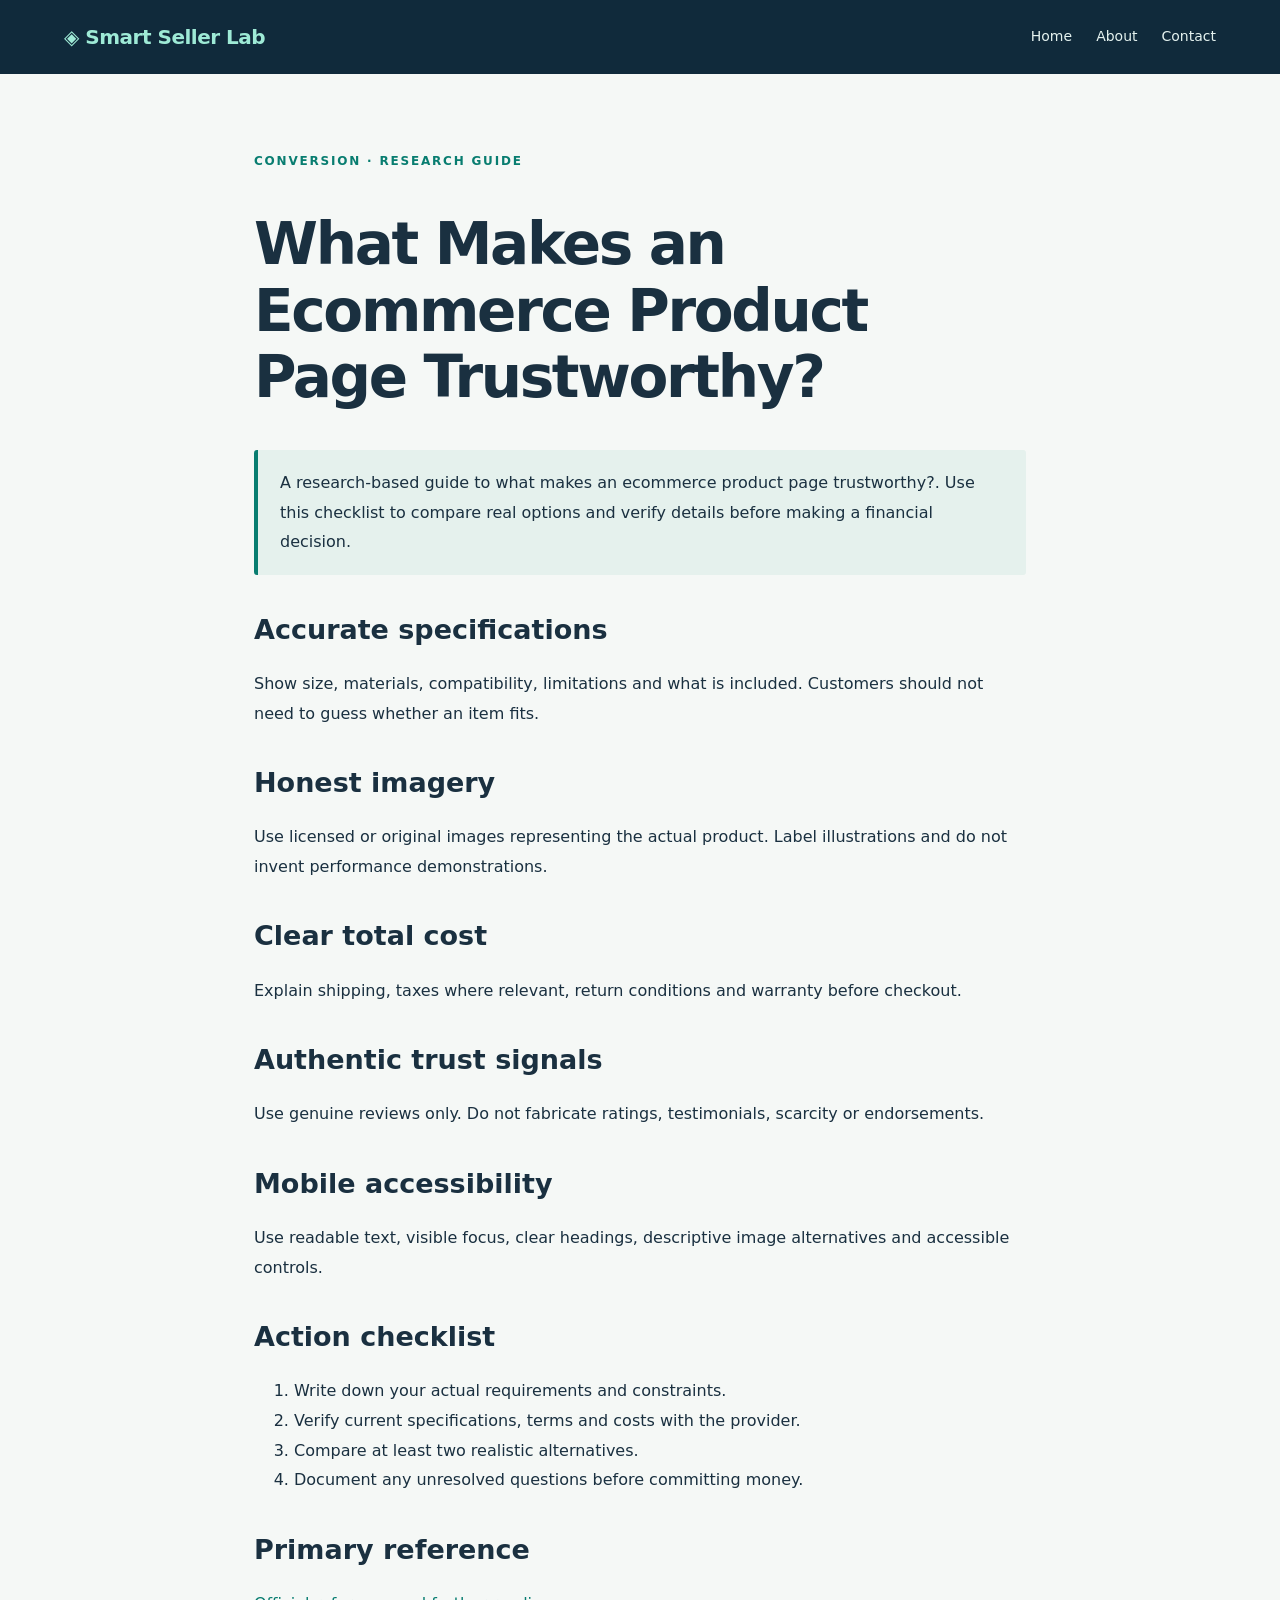
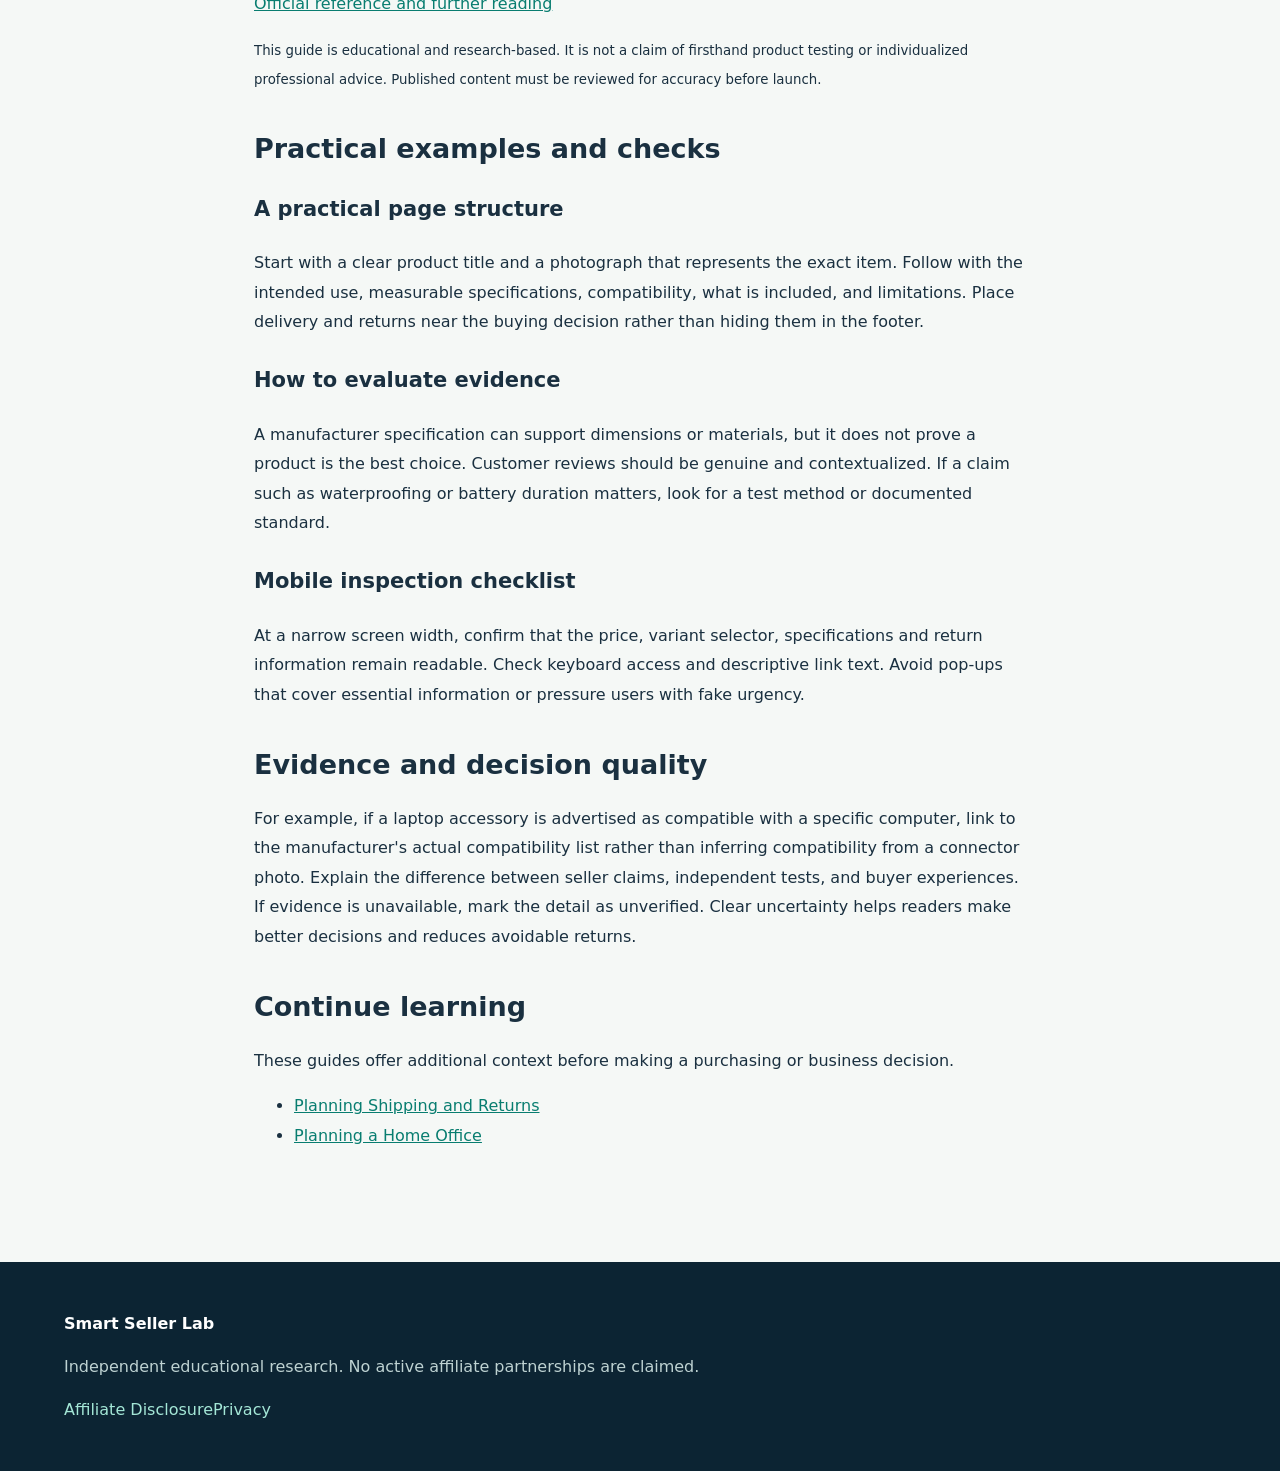
<file: guides/product-page-trust.html>
<!doctype html><html lang="en"><head><meta charset="utf-8"><meta name="viewport" content="width=device-width,initial-scale=1"><meta name="description" content="A research-based guide to what makes an ecommerce product page trustworthy?. Use this checklist to compare real options and verify details before making a financial decision."><meta name="robots" content="noindex"><title>What Makes an Ecommerce Product Page Trustworthy? | Smart Seller Lab</title><link rel="stylesheet" href="../styles.css"><link rel="canonical" href="https://smart-seller-lab.pages.dev/guides/product-page-trust.html"><meta property="og:type" content="article"><meta property="og:title" content="What Makes an Ecommerce Product Page Trustworthy? | Smart Seller Lab"><meta property="og:description" content="A research-based guide to what makes an ecommerce product page trustworthy?. Use this checklist to compare real options and verify details before making a financial decision."><meta property="og:url" content="https://smart-seller-lab.pages.dev/guides/product-page-trust.html"><script type="application/ld+json">{"@context":"https://schema.org","@type":"Article","headline":"What Makes an Ecommerce Product Page Trustworthy?","mainEntityOfPage":"https://smart-seller-lab.pages.dev/guides/product-page-trust.html","author":{"@type":"Organization","name":"Smart Seller Lab"},"publisher":{"@type":"Organization","name":"Smart Seller Lab"}}</script></head><body><header><a class="brand" href="../index.html">◈ Smart Seller Lab</a><nav><a href="../index.html">Home</a><a href="../about.html">About</a><a href="../contact.html">Contact</a></nav></header><main class="prose"><p class="tag">Conversion · Research guide</p><h1>What Makes an Ecommerce Product Page Trustworthy?</h1><p class="note">A research-based guide to what makes an ecommerce product page trustworthy?. Use this checklist to compare real options and verify details before making a financial decision.</p><h2>Accurate specifications</h2><p>Show size, materials, compatibility, limitations and what is included. Customers should not need to guess whether an item fits.</p><h2>Honest imagery</h2><p>Use licensed or original images representing the actual product. Label illustrations and do not invent performance demonstrations.</p><h2>Clear total cost</h2><p>Explain shipping, taxes where relevant, return conditions and warranty before checkout.</p><h2>Authentic trust signals</h2><p>Use genuine reviews only. Do not fabricate ratings, testimonials, scarcity or endorsements.</p><h2>Mobile accessibility</h2><p>Use readable text, visible focus, clear headings, descriptive image alternatives and accessible controls.</p><h2>Action checklist</h2><ol><li>Write down your actual requirements and constraints.</li><li>Verify current specifications, terms and costs with the provider.</li><li>Compare at least two realistic alternatives.</li><li>Document any unresolved questions before committing money.</li></ol><h2>Primary reference</h2><p><a href="https://www.ftc.gov/business-guidance/advertising-marketing" rel="noopener noreferrer" target="_blank">Official reference and further reading</a></p><p><small>This guide is educational and research-based. It is not a claim of firsthand product testing or individualized professional advice. Published content must be reviewed for accuracy before launch.</small></p><section aria-label="Practical examples"><h2>Practical examples and checks</h2><h3>A practical page structure</h3><p>Start with a clear product title and a photograph that represents the exact item. Follow with the intended use, measurable specifications, compatibility, what is included, and limitations. Place delivery and returns near the buying decision rather than hiding them in the footer.</p><h3>How to evaluate evidence</h3><p>A manufacturer specification can support dimensions or materials, but it does not prove a product is the best choice. Customer reviews should be genuine and contextualized. If a claim such as waterproofing or battery duration matters, look for a test method or documented standard.</p><h3>Mobile inspection checklist</h3><p>At a narrow screen width, confirm that the price, variant selector, specifications and return information remain readable. Check keyboard access and descriptive link text. Avoid pop-ups that cover essential information or pressure users with fake urgency.</p></section><h2>Evidence and decision quality</h2><p>For example, if a laptop accessory is advertised as compatible with a specific computer, link to the manufacturer's actual compatibility list rather than inferring compatibility from a connector photo. Explain the difference between seller claims, independent tests, and buyer experiences. If evidence is unavailable, mark the detail as unverified. Clear uncertainty helps readers make better decisions and reduces avoidable returns.</p><section aria-label="Related reading"><h2>Continue learning</h2><p>These guides offer additional context before making a purchasing or business decision.</p><ul><li><a href="shipping-returns.html">Planning Shipping and Returns</a></li><li><a href="home-office-setup.html">Planning a Home Office</a></li></ul></section></main><footer><strong>Smart Seller Lab</strong><p>Independent educational research. No active affiliate partnerships are claimed.</p><a href="../disclosure.html">Affiliate Disclosure</a><a href="../privacy.html">Privacy</a></footer></body></html>
</file>
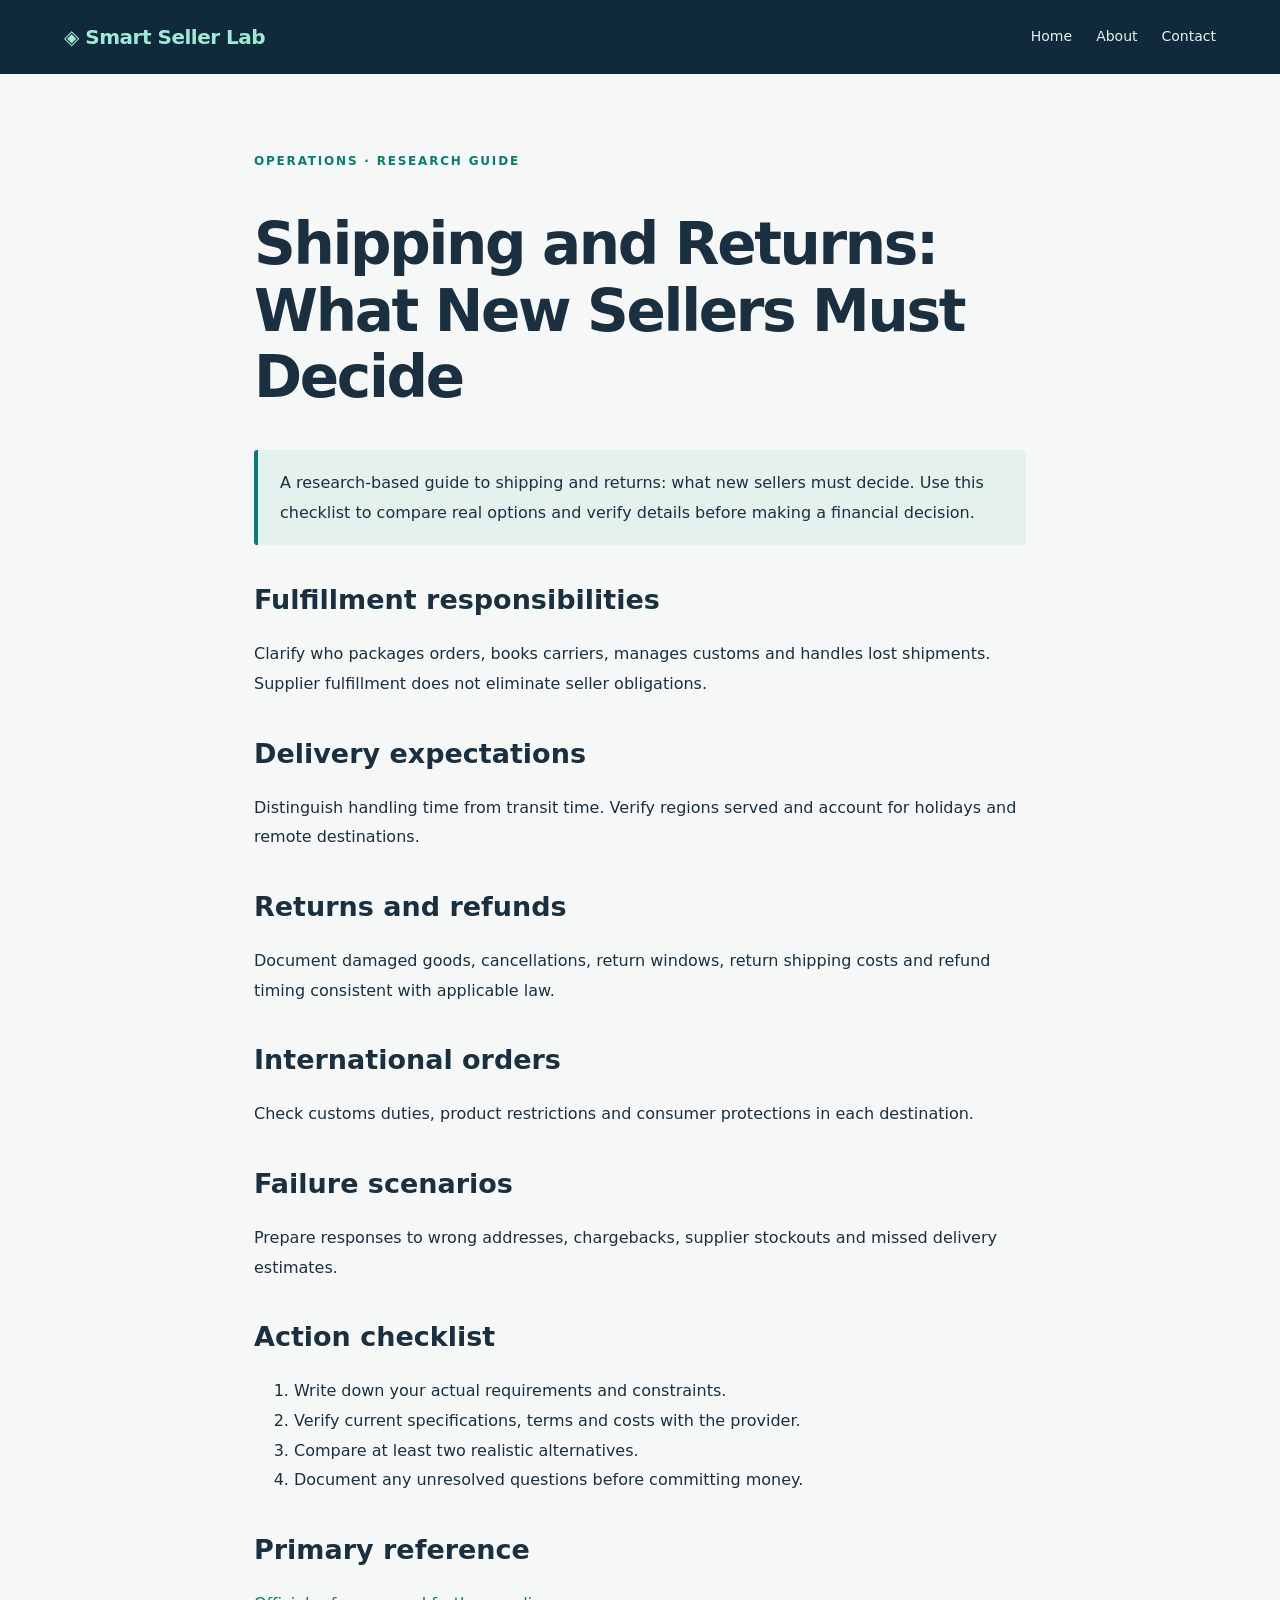
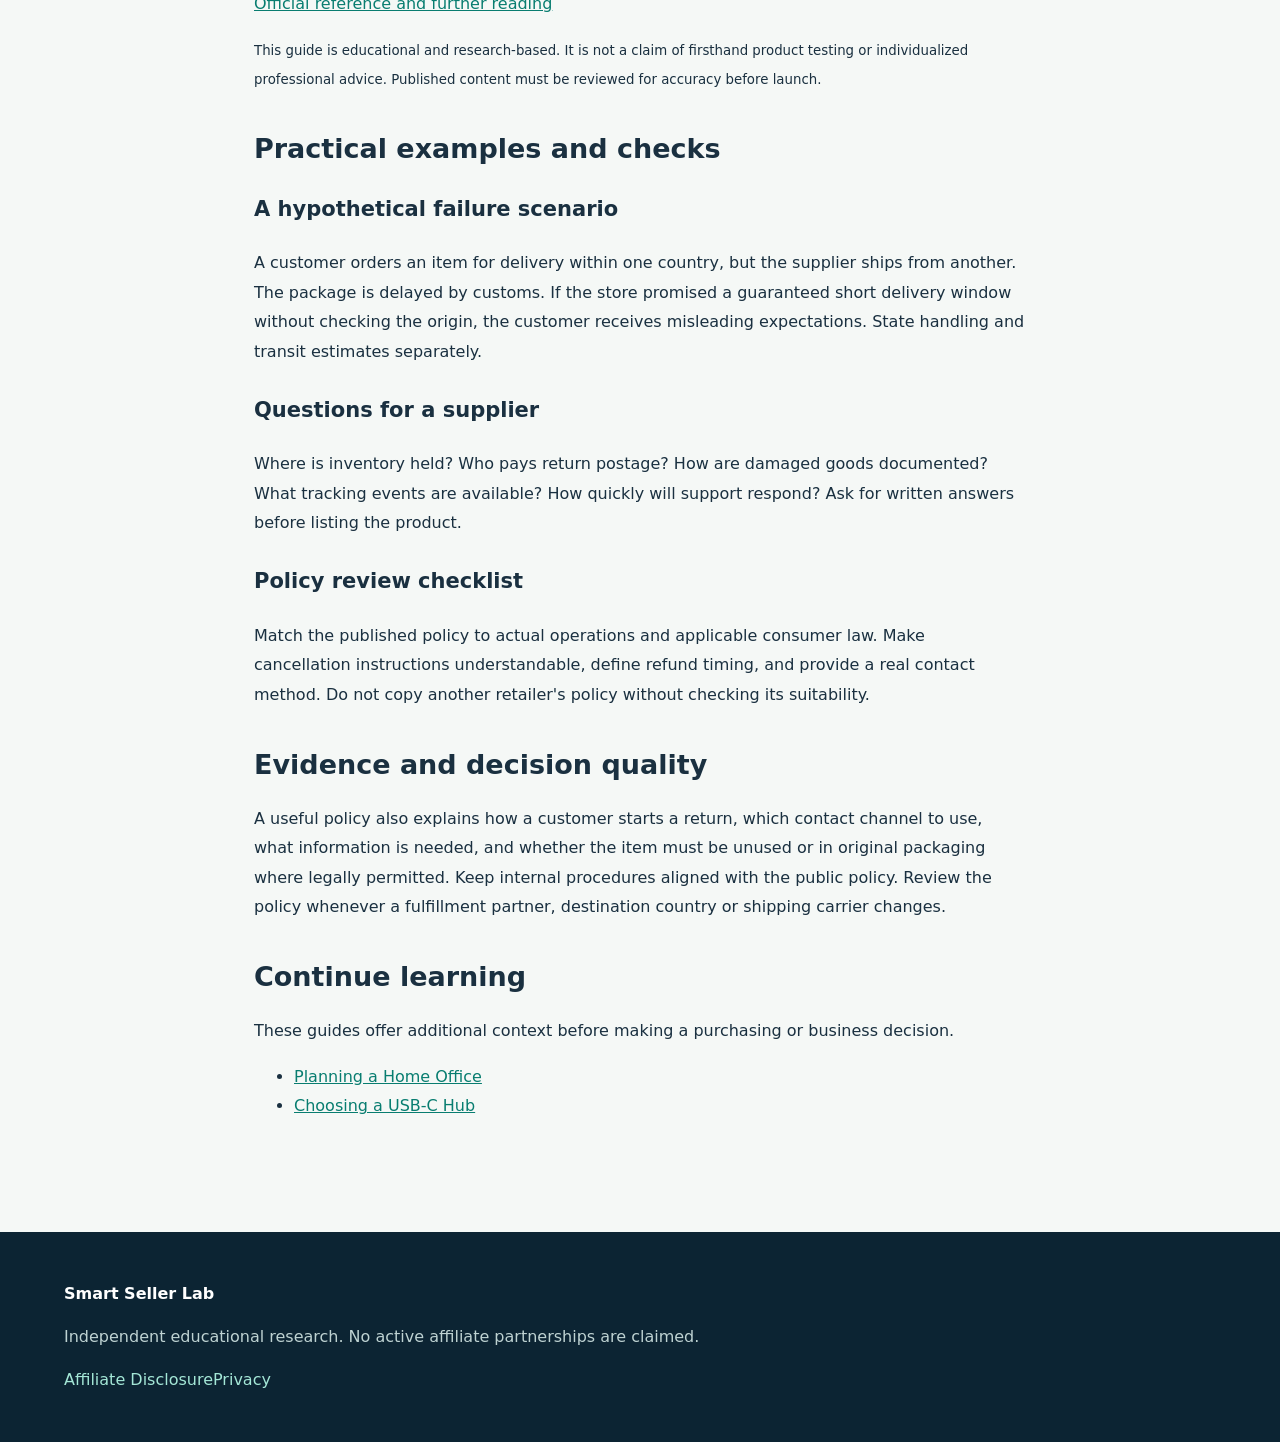
<file: guides/shipping-returns.html>
<!doctype html><html lang="en"><head><meta charset="utf-8"><meta name="viewport" content="width=device-width,initial-scale=1"><meta name="description" content="A research-based guide to shipping and returns: what new sellers must decide. Use this checklist to compare real options and verify details before making a financial decision."><meta name="robots" content="noindex"><title>Shipping and Returns: What New Sellers Must Decide | Smart Seller Lab</title><link rel="stylesheet" href="../styles.css"><link rel="canonical" href="https://smart-seller-lab.pages.dev/guides/shipping-returns.html"><meta property="og:type" content="article"><meta property="og:title" content="Shipping and Returns: What New Sellers Must Decide | Smart Seller Lab"><meta property="og:description" content="A research-based guide to shipping and returns: what new sellers must decide. Use this checklist to compare real options and verify details before making a financial decision."><meta property="og:url" content="https://smart-seller-lab.pages.dev/guides/shipping-returns.html"><script type="application/ld+json">{"@context":"https://schema.org","@type":"Article","headline":"Shipping and Returns: What New Sellers Must Decide","mainEntityOfPage":"https://smart-seller-lab.pages.dev/guides/shipping-returns.html","author":{"@type":"Organization","name":"Smart Seller Lab"},"publisher":{"@type":"Organization","name":"Smart Seller Lab"}}</script></head><body><header><a class="brand" href="../index.html">◈ Smart Seller Lab</a><nav><a href="../index.html">Home</a><a href="../about.html">About</a><a href="../contact.html">Contact</a></nav></header><main class="prose"><p class="tag">Operations · Research guide</p><h1>Shipping and Returns: What New Sellers Must Decide</h1><p class="note">A research-based guide to shipping and returns: what new sellers must decide. Use this checklist to compare real options and verify details before making a financial decision.</p><h2>Fulfillment responsibilities</h2><p>Clarify who packages orders, books carriers, manages customs and handles lost shipments. Supplier fulfillment does not eliminate seller obligations.</p><h2>Delivery expectations</h2><p>Distinguish handling time from transit time. Verify regions served and account for holidays and remote destinations.</p><h2>Returns and refunds</h2><p>Document damaged goods, cancellations, return windows, return shipping costs and refund timing consistent with applicable law.</p><h2>International orders</h2><p>Check customs duties, product restrictions and consumer protections in each destination.</p><h2>Failure scenarios</h2><p>Prepare responses to wrong addresses, chargebacks, supplier stockouts and missed delivery estimates.</p><h2>Action checklist</h2><ol><li>Write down your actual requirements and constraints.</li><li>Verify current specifications, terms and costs with the provider.</li><li>Compare at least two realistic alternatives.</li><li>Document any unresolved questions before committing money.</li></ol><h2>Primary reference</h2><p><a href="https://www.shopify.com/blog/shipping-policy" rel="noopener noreferrer" target="_blank">Official reference and further reading</a></p><p><small>This guide is educational and research-based. It is not a claim of firsthand product testing or individualized professional advice. Published content must be reviewed for accuracy before launch.</small></p><section aria-label="Practical examples"><h2>Practical examples and checks</h2><h3>A hypothetical failure scenario</h3><p>A customer orders an item for delivery within one country, but the supplier ships from another. The package is delayed by customs. If the store promised a guaranteed short delivery window without checking the origin, the customer receives misleading expectations. State handling and transit estimates separately.</p><h3>Questions for a supplier</h3><p>Where is inventory held? Who pays return postage? How are damaged goods documented? What tracking events are available? How quickly will support respond? Ask for written answers before listing the product.</p><h3>Policy review checklist</h3><p>Match the published policy to actual operations and applicable consumer law. Make cancellation instructions understandable, define refund timing, and provide a real contact method. Do not copy another retailer's policy without checking its suitability.</p></section><h2>Evidence and decision quality</h2><p>A useful policy also explains how a customer starts a return, which contact channel to use, what information is needed, and whether the item must be unused or in original packaging where legally permitted. Keep internal procedures aligned with the public policy. Review the policy whenever a fulfillment partner, destination country or shipping carrier changes.</p><section aria-label="Related reading"><h2>Continue learning</h2><p>These guides offer additional context before making a purchasing or business decision.</p><ul><li><a href="home-office-setup.html">Planning a Home Office</a></li><li><a href="usb-c-hub-guide.html">Choosing a USB-C Hub</a></li></ul></section></main><footer><strong>Smart Seller Lab</strong><p>Independent educational research. No active affiliate partnerships are claimed.</p><a href="../disclosure.html">Affiliate Disclosure</a><a href="../privacy.html">Privacy</a></footer></body></html>
</file>
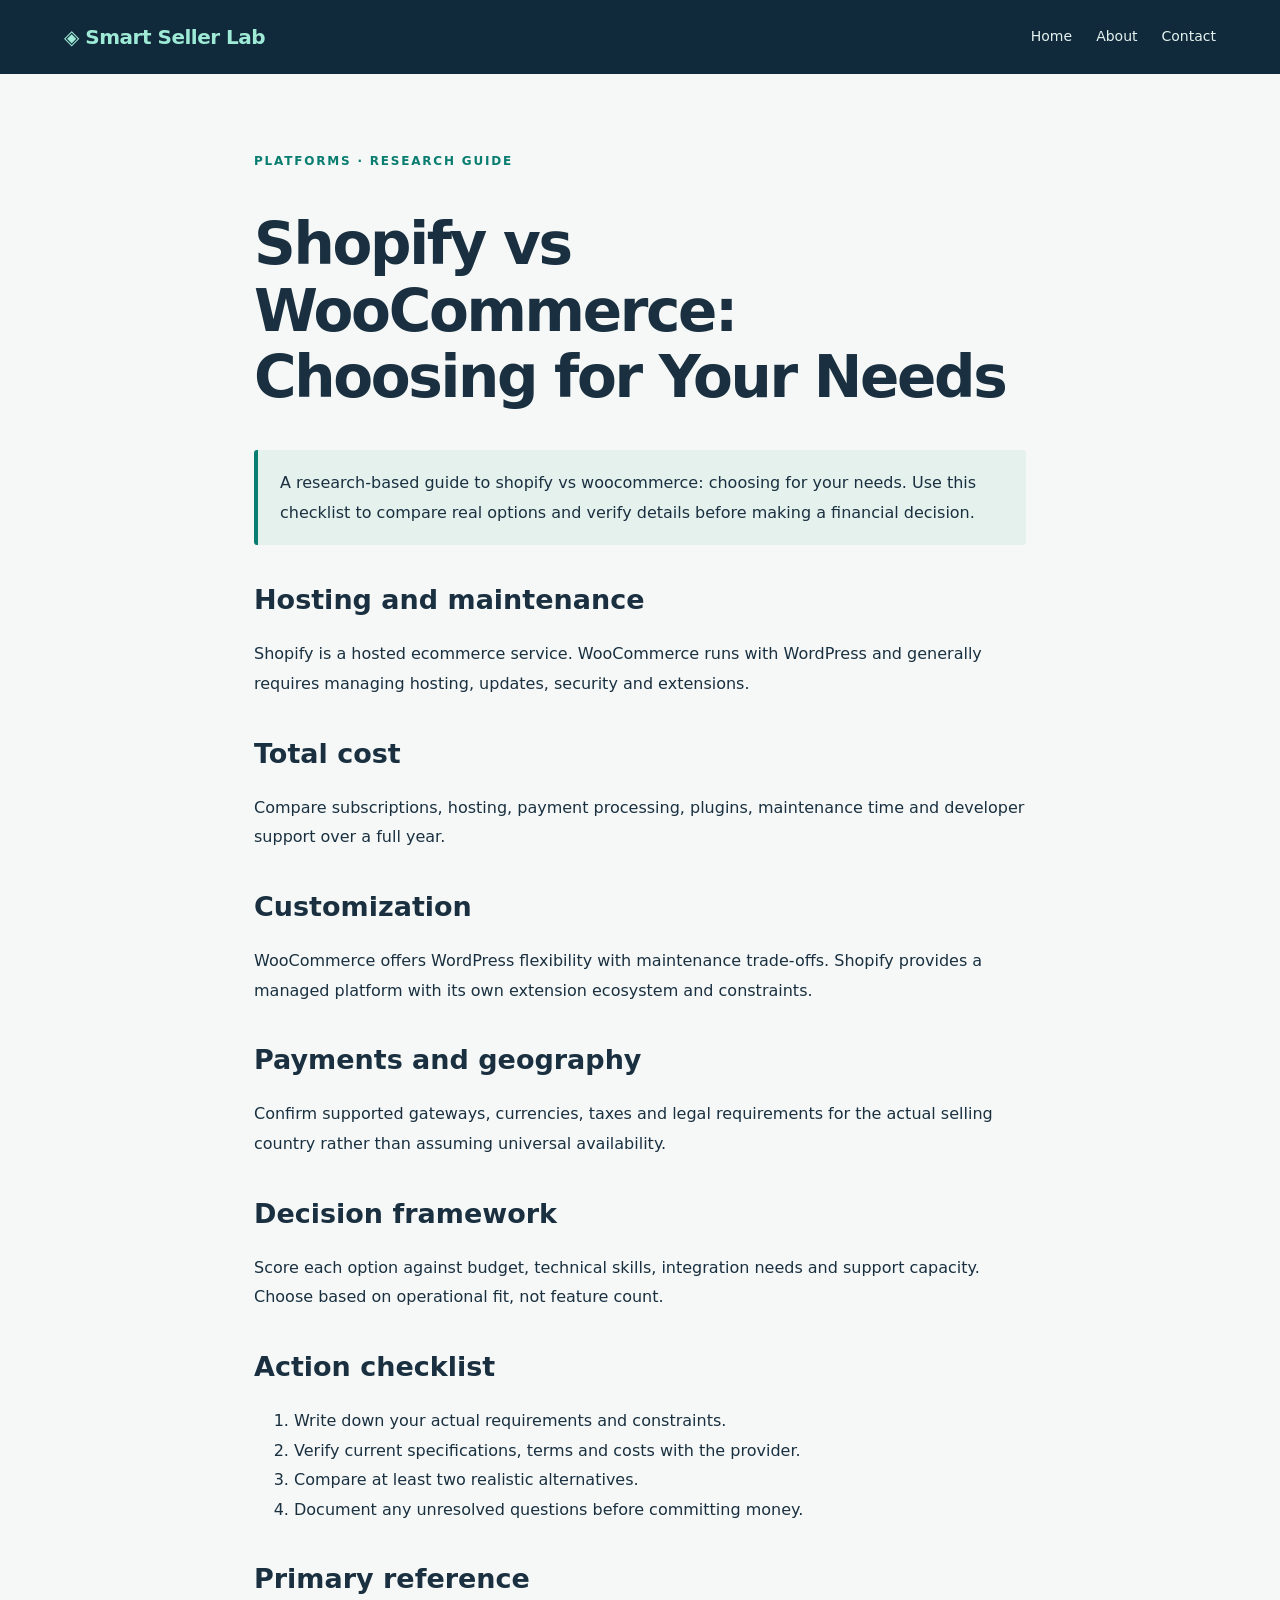
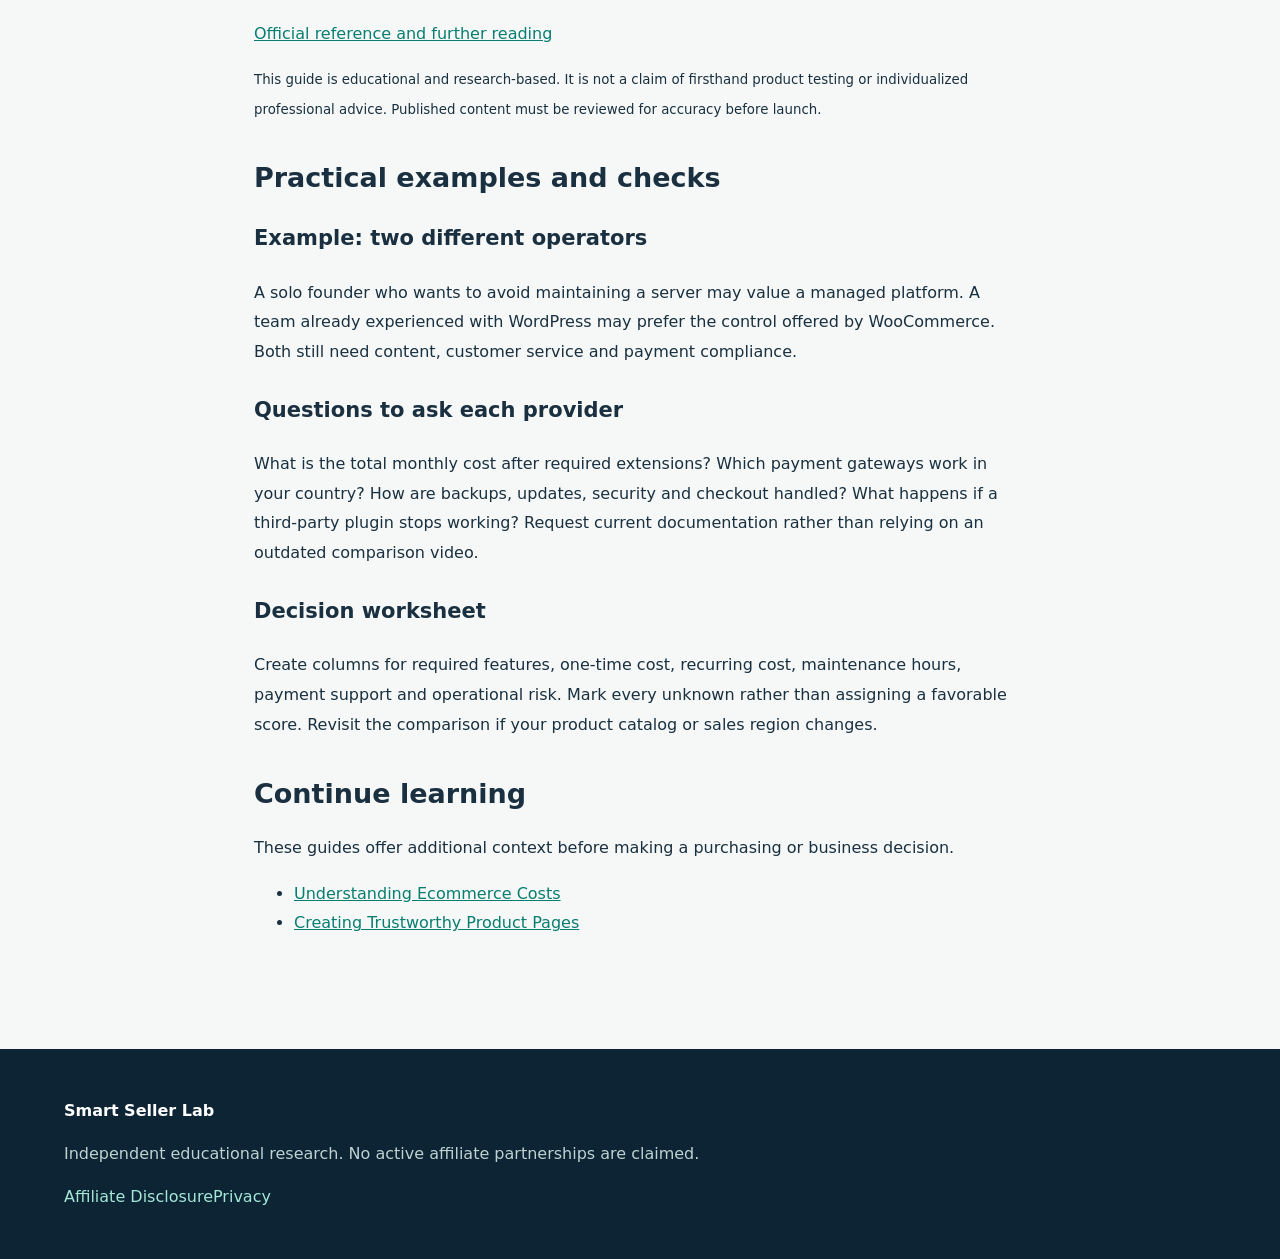
<file: guides/shopify-vs-woocommerce.html>
<!doctype html><html lang="en"><head><meta charset="utf-8"><meta name="viewport" content="width=device-width,initial-scale=1"><meta name="description" content="A research-based guide to shopify vs woocommerce: choosing for your needs. Use this checklist to compare real options and verify details before making a financial decision."><meta name="robots" content="noindex"><title>Shopify vs WooCommerce: Choosing for Your Needs | Smart Seller Lab</title><link rel="stylesheet" href="../styles.css"><link rel="canonical" href="https://smart-seller-lab.pages.dev/guides/shopify-vs-woocommerce.html"><meta property="og:type" content="article"><meta property="og:title" content="Shopify vs WooCommerce: Choosing for Your Needs | Smart Seller Lab"><meta property="og:description" content="A research-based guide to shopify vs woocommerce: choosing for your needs. Use this checklist to compare real options and verify details before making a financial decision."><meta property="og:url" content="https://smart-seller-lab.pages.dev/guides/shopify-vs-woocommerce.html"><script type="application/ld+json">{"@context":"https://schema.org","@type":"Article","headline":"Shopify vs WooCommerce: Choosing for Your Needs","mainEntityOfPage":"https://smart-seller-lab.pages.dev/guides/shopify-vs-woocommerce.html","author":{"@type":"Organization","name":"Smart Seller Lab"},"publisher":{"@type":"Organization","name":"Smart Seller Lab"}}</script></head><body><header><a class="brand" href="../index.html">◈ Smart Seller Lab</a><nav><a href="../index.html">Home</a><a href="../about.html">About</a><a href="../contact.html">Contact</a></nav></header><main class="prose"><p class="tag">Platforms · Research guide</p><h1>Shopify vs WooCommerce: Choosing for Your Needs</h1><p class="note">A research-based guide to shopify vs woocommerce: choosing for your needs. Use this checklist to compare real options and verify details before making a financial decision.</p><h2>Hosting and maintenance</h2><p>Shopify is a hosted ecommerce service. WooCommerce runs with WordPress and generally requires managing hosting, updates, security and extensions.</p><h2>Total cost</h2><p>Compare subscriptions, hosting, payment processing, plugins, maintenance time and developer support over a full year.</p><h2>Customization</h2><p>WooCommerce offers WordPress flexibility with maintenance trade-offs. Shopify provides a managed platform with its own extension ecosystem and constraints.</p><h2>Payments and geography</h2><p>Confirm supported gateways, currencies, taxes and legal requirements for the actual selling country rather than assuming universal availability.</p><h2>Decision framework</h2><p>Score each option against budget, technical skills, integration needs and support capacity. Choose based on operational fit, not feature count.</p><h2>Action checklist</h2><ol><li>Write down your actual requirements and constraints.</li><li>Verify current specifications, terms and costs with the provider.</li><li>Compare at least two realistic alternatives.</li><li>Document any unresolved questions before committing money.</li></ol><h2>Primary reference</h2><p><a href="https://woocommerce.com/document/woocommerce-overview/" rel="noopener noreferrer" target="_blank">Official reference and further reading</a></p><p><small>This guide is educational and research-based. It is not a claim of firsthand product testing or individualized professional advice. Published content must be reviewed for accuracy before launch.</small></p><section aria-label="Practical examples"><h2>Practical examples and checks</h2><h3>Example: two different operators</h3><p>A solo founder who wants to avoid maintaining a server may value a managed platform. A team already experienced with WordPress may prefer the control offered by WooCommerce. Both still need content, customer service and payment compliance.</p><h3>Questions to ask each provider</h3><p>What is the total monthly cost after required extensions? Which payment gateways work in your country? How are backups, updates, security and checkout handled? What happens if a third-party plugin stops working? Request current documentation rather than relying on an outdated comparison video.</p><h3>Decision worksheet</h3><p>Create columns for required features, one-time cost, recurring cost, maintenance hours, payment support and operational risk. Mark every unknown rather than assigning a favorable score. Revisit the comparison if your product catalog or sales region changes.</p></section><section aria-label="Related reading"><h2>Continue learning</h2><p>These guides offer additional context before making a purchasing or business decision.</p><ul><li><a href="store-costs.html">Understanding Ecommerce Costs</a></li><li><a href="product-page-trust.html">Creating Trustworthy Product Pages</a></li></ul></section></main><footer><strong>Smart Seller Lab</strong><p>Independent educational research. No active affiliate partnerships are claimed.</p><a href="../disclosure.html">Affiliate Disclosure</a><a href="../privacy.html">Privacy</a></footer></body></html>
</file>
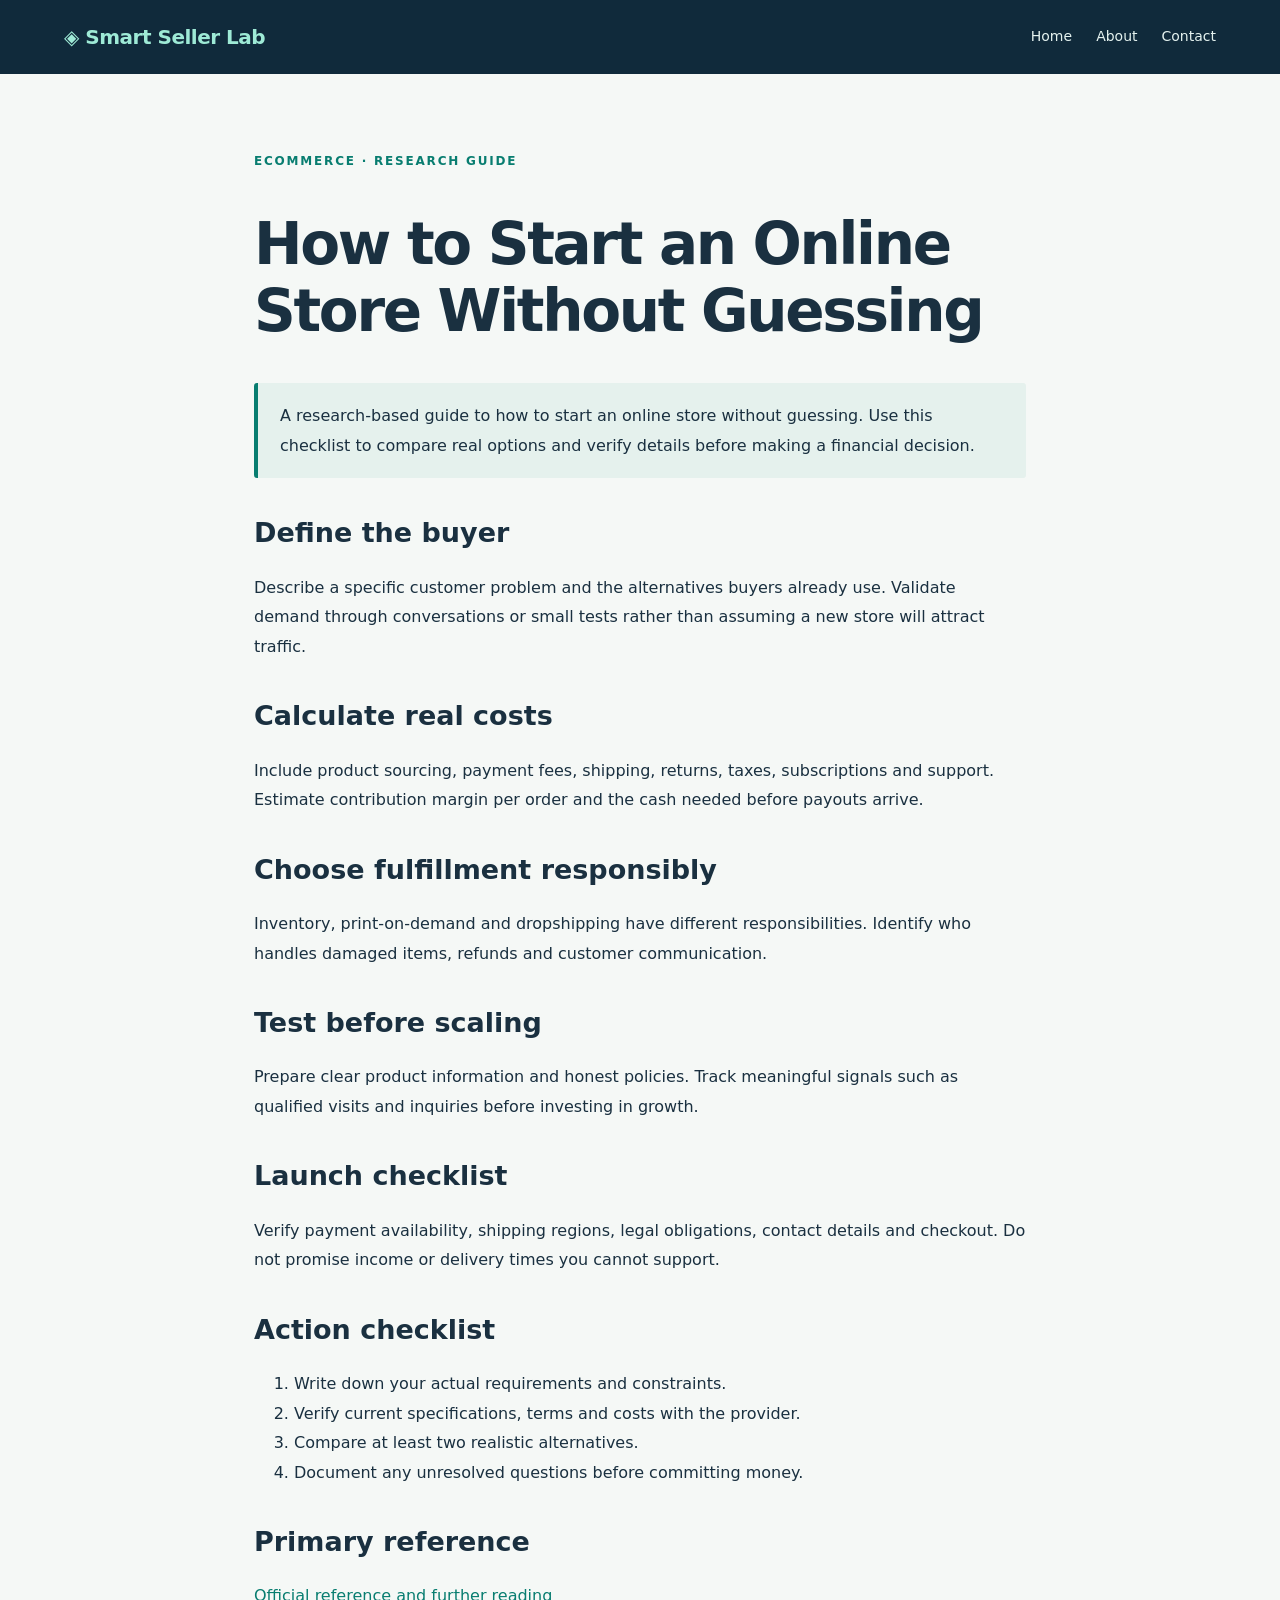
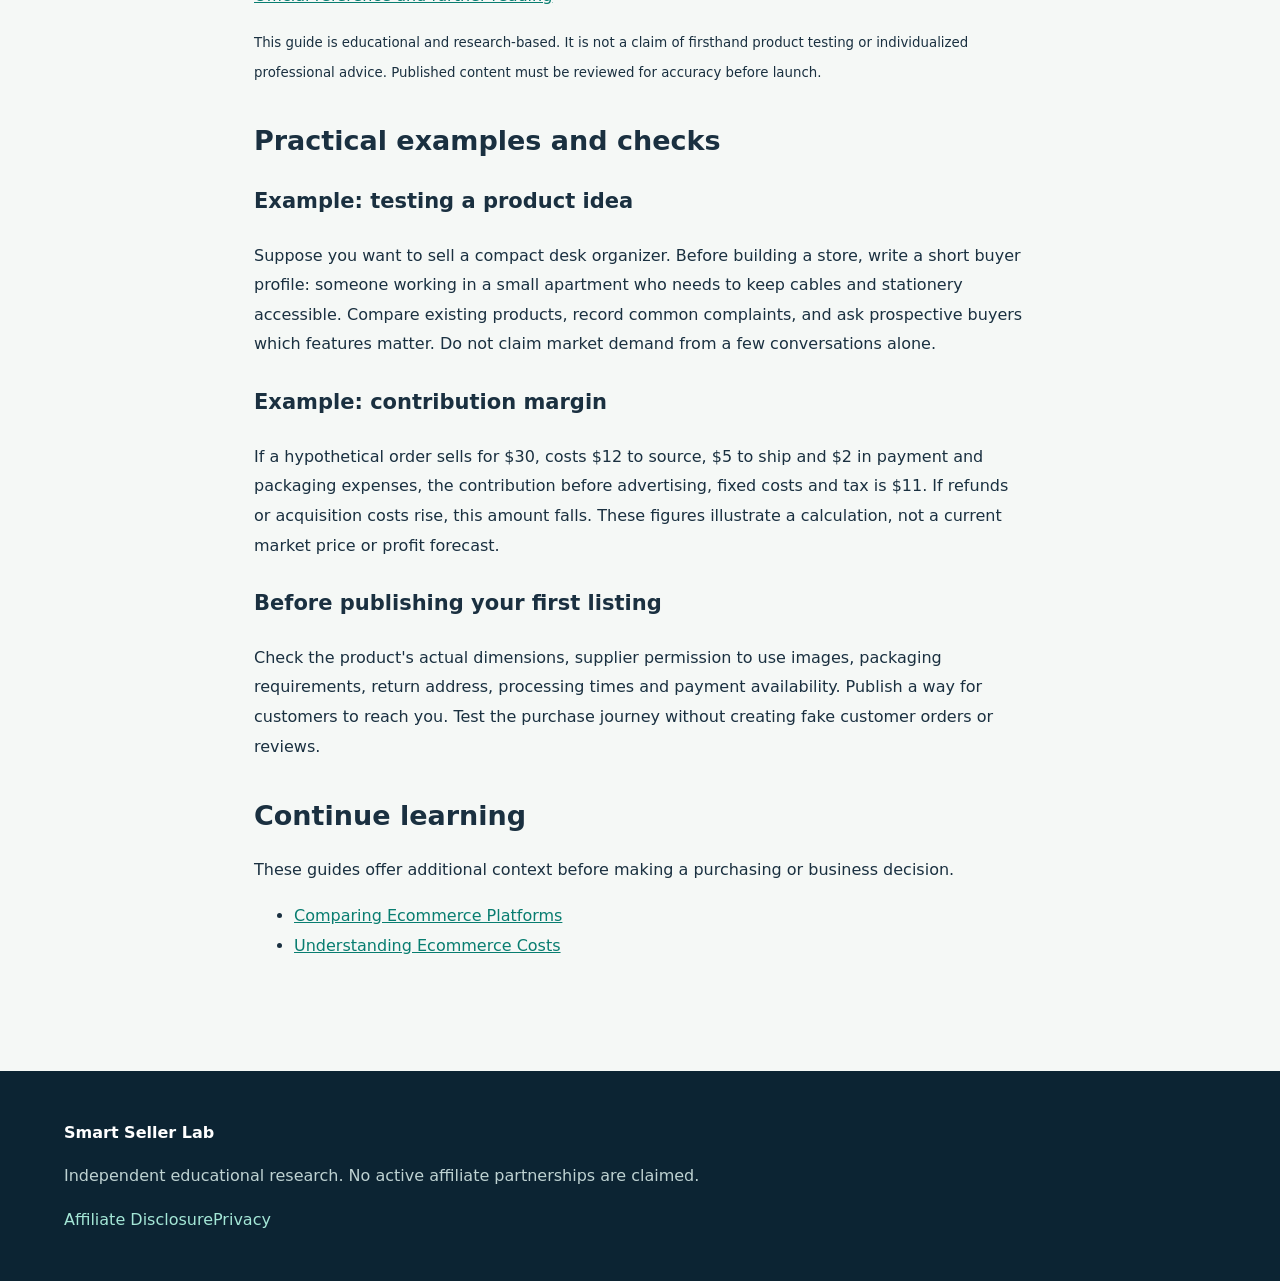
<file: guides/start-online-store.html>
<!doctype html><html lang="en"><head><meta charset="utf-8"><meta name="viewport" content="width=device-width,initial-scale=1"><meta name="description" content="A research-based guide to how to start an online store without guessing. Use this checklist to compare real options and verify details before making a financial decision."><meta name="robots" content="noindex"><title>How to Start an Online Store Without Guessing | Smart Seller Lab</title><link rel="stylesheet" href="../styles.css"><link rel="canonical" href="https://smart-seller-lab.pages.dev/guides/start-online-store.html"><meta property="og:type" content="article"><meta property="og:title" content="How to Start an Online Store Without Guessing | Smart Seller Lab"><meta property="og:description" content="A research-based guide to how to start an online store without guessing. Use this checklist to compare real options and verify details before making a financial decision."><meta property="og:url" content="https://smart-seller-lab.pages.dev/guides/start-online-store.html"><script type="application/ld+json">{"@context":"https://schema.org","@type":"Article","headline":"How to Start an Online Store Without Guessing","mainEntityOfPage":"https://smart-seller-lab.pages.dev/guides/start-online-store.html","author":{"@type":"Organization","name":"Smart Seller Lab"},"publisher":{"@type":"Organization","name":"Smart Seller Lab"}}</script></head><body><header><a class="brand" href="../index.html">◈ Smart Seller Lab</a><nav><a href="../index.html">Home</a><a href="../about.html">About</a><a href="../contact.html">Contact</a></nav></header><main class="prose"><p class="tag">Ecommerce · Research guide</p><h1>How to Start an Online Store Without Guessing</h1><p class="note">A research-based guide to how to start an online store without guessing. Use this checklist to compare real options and verify details before making a financial decision.</p><h2>Define the buyer</h2><p>Describe a specific customer problem and the alternatives buyers already use. Validate demand through conversations or small tests rather than assuming a new store will attract traffic.</p><h2>Calculate real costs</h2><p>Include product sourcing, payment fees, shipping, returns, taxes, subscriptions and support. Estimate contribution margin per order and the cash needed before payouts arrive.</p><h2>Choose fulfillment responsibly</h2><p>Inventory, print-on-demand and dropshipping have different responsibilities. Identify who handles damaged items, refunds and customer communication.</p><h2>Test before scaling</h2><p>Prepare clear product information and honest policies. Track meaningful signals such as qualified visits and inquiries before investing in growth.</p><h2>Launch checklist</h2><p>Verify payment availability, shipping regions, legal obligations, contact details and checkout. Do not promise income or delivery times you cannot support.</p><h2>Action checklist</h2><ol><li>Write down your actual requirements and constraints.</li><li>Verify current specifications, terms and costs with the provider.</li><li>Compare at least two realistic alternatives.</li><li>Document any unresolved questions before committing money.</li></ol><h2>Primary reference</h2><p><a href="https://www.shopify.com/blog/how-to-start-an-online-store" rel="noopener noreferrer" target="_blank">Official reference and further reading</a></p><p><small>This guide is educational and research-based. It is not a claim of firsthand product testing or individualized professional advice. Published content must be reviewed for accuracy before launch.</small></p><section aria-label="Practical examples"><h2>Practical examples and checks</h2><h3>Example: testing a product idea</h3><p>Suppose you want to sell a compact desk organizer. Before building a store, write a short buyer profile: someone working in a small apartment who needs to keep cables and stationery accessible. Compare existing products, record common complaints, and ask prospective buyers which features matter. Do not claim market demand from a few conversations alone.</p><h3>Example: contribution margin</h3><p>If a hypothetical order sells for $30, costs $12 to source, $5 to ship and $2 in payment and packaging expenses, the contribution before advertising, fixed costs and tax is $11. If refunds or acquisition costs rise, this amount falls. These figures illustrate a calculation, not a current market price or profit forecast.</p><h3>Before publishing your first listing</h3><p>Check the product's actual dimensions, supplier permission to use images, packaging requirements, return address, processing times and payment availability. Publish a way for customers to reach you. Test the purchase journey without creating fake customer orders or reviews.</p></section><section aria-label="Related reading"><h2>Continue learning</h2><p>These guides offer additional context before making a purchasing or business decision.</p><ul><li><a href="shopify-vs-woocommerce.html">Comparing Ecommerce Platforms</a></li><li><a href="store-costs.html">Understanding Ecommerce Costs</a></li></ul></section></main><footer><strong>Smart Seller Lab</strong><p>Independent educational research. No active affiliate partnerships are claimed.</p><a href="../disclosure.html">Affiliate Disclosure</a><a href="../privacy.html">Privacy</a></footer></body></html>
</file>
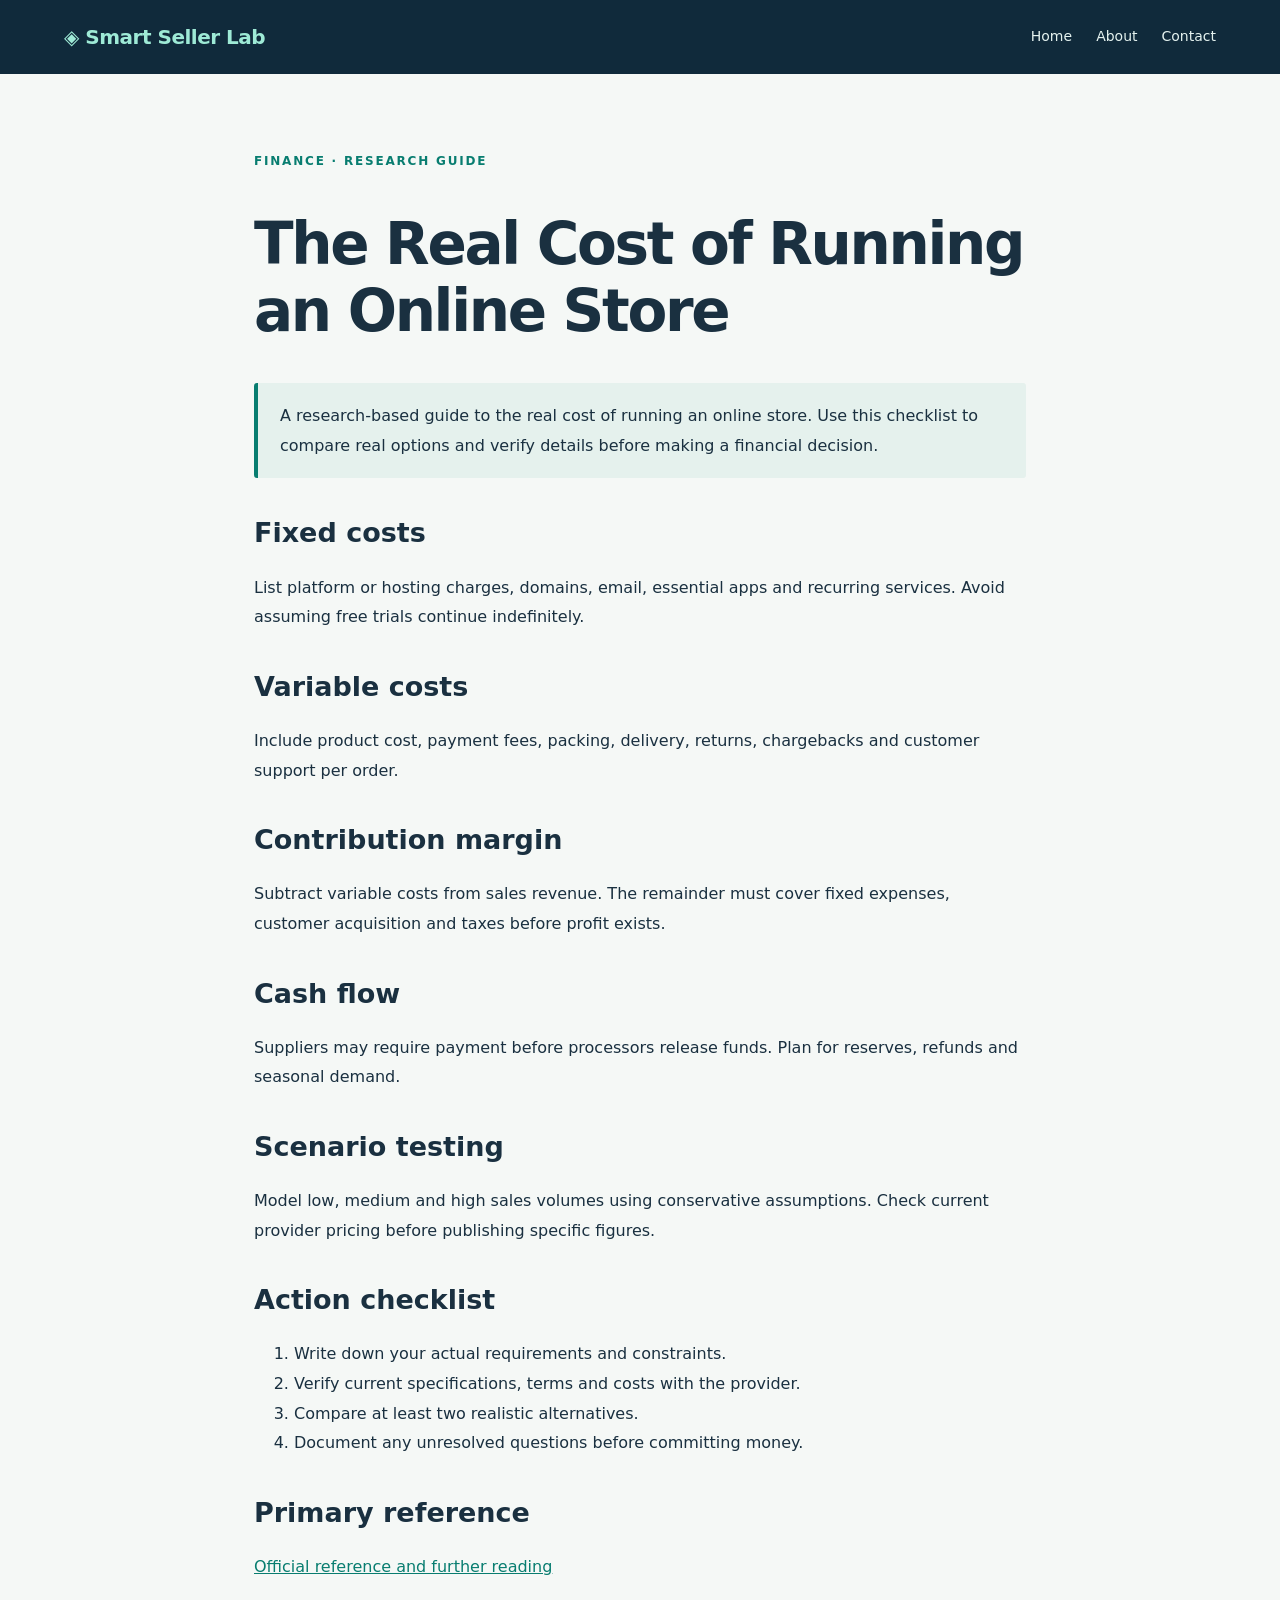
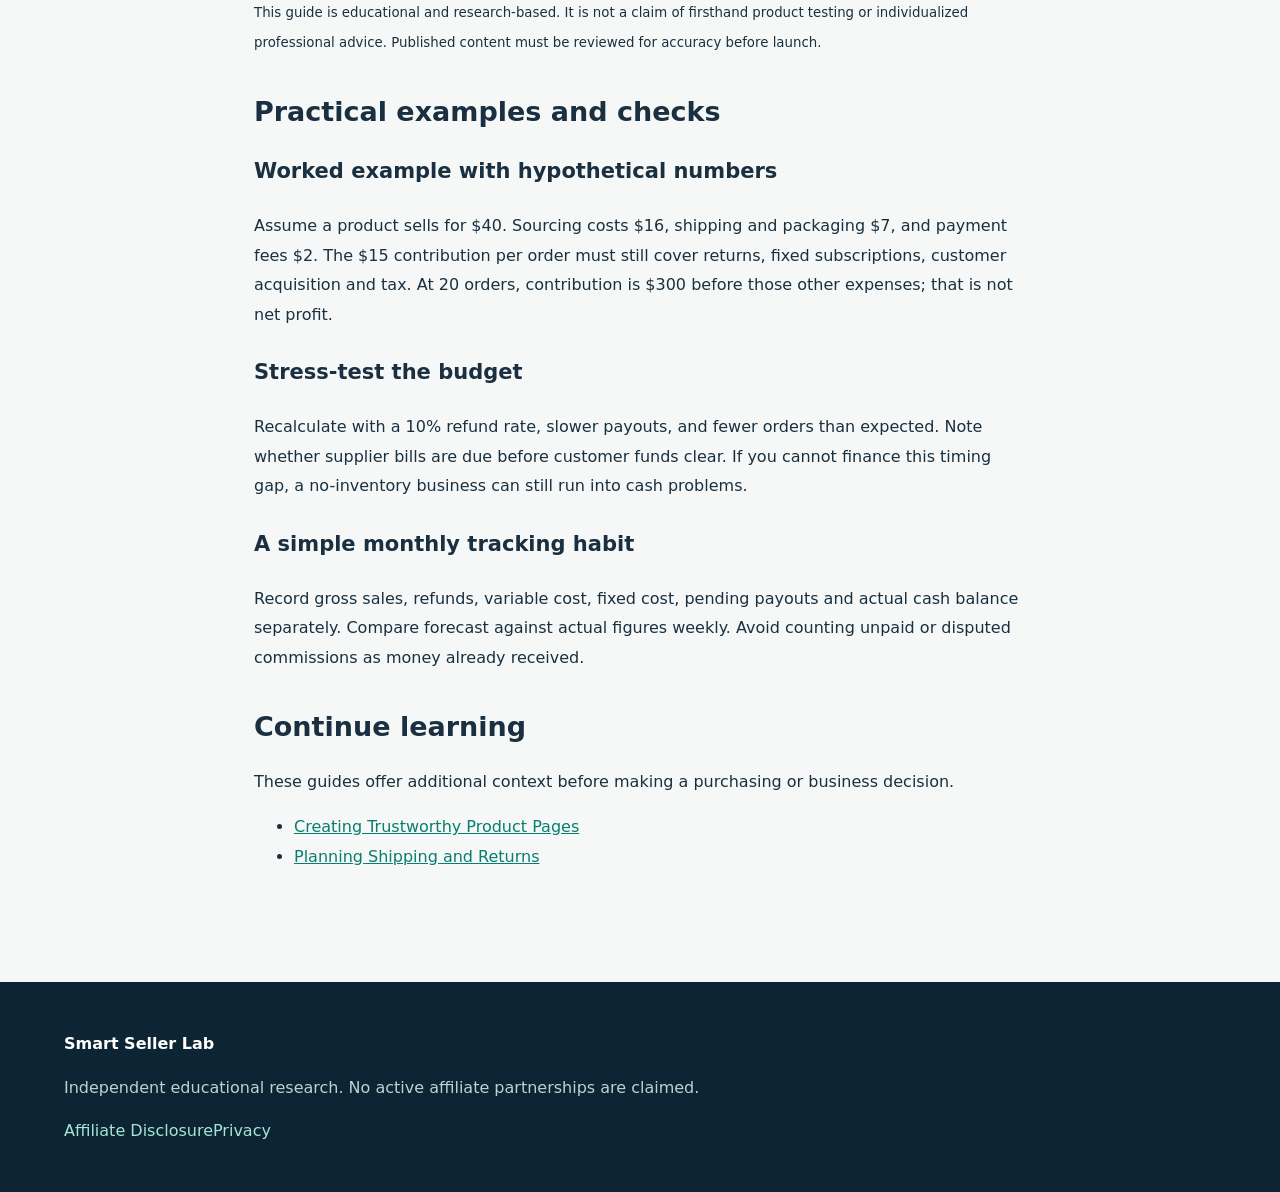
<file: guides/store-costs.html>
<!doctype html><html lang="en"><head><meta charset="utf-8"><meta name="viewport" content="width=device-width,initial-scale=1"><meta name="description" content="A research-based guide to the real cost of running an online store. Use this checklist to compare real options and verify details before making a financial decision."><meta name="robots" content="noindex"><title>The Real Cost of Running an Online Store | Smart Seller Lab</title><link rel="stylesheet" href="../styles.css"><link rel="canonical" href="https://smart-seller-lab.pages.dev/guides/store-costs.html"><meta property="og:type" content="article"><meta property="og:title" content="The Real Cost of Running an Online Store | Smart Seller Lab"><meta property="og:description" content="A research-based guide to the real cost of running an online store. Use this checklist to compare real options and verify details before making a financial decision."><meta property="og:url" content="https://smart-seller-lab.pages.dev/guides/store-costs.html"><script type="application/ld+json">{"@context":"https://schema.org","@type":"Article","headline":"The Real Cost of Running an Online Store","mainEntityOfPage":"https://smart-seller-lab.pages.dev/guides/store-costs.html","author":{"@type":"Organization","name":"Smart Seller Lab"},"publisher":{"@type":"Organization","name":"Smart Seller Lab"}}</script></head><body><header><a class="brand" href="../index.html">◈ Smart Seller Lab</a><nav><a href="../index.html">Home</a><a href="../about.html">About</a><a href="../contact.html">Contact</a></nav></header><main class="prose"><p class="tag">Finance · Research guide</p><h1>The Real Cost of Running an Online Store</h1><p class="note">A research-based guide to the real cost of running an online store. Use this checklist to compare real options and verify details before making a financial decision.</p><h2>Fixed costs</h2><p>List platform or hosting charges, domains, email, essential apps and recurring services. Avoid assuming free trials continue indefinitely.</p><h2>Variable costs</h2><p>Include product cost, payment fees, packing, delivery, returns, chargebacks and customer support per order.</p><h2>Contribution margin</h2><p>Subtract variable costs from sales revenue. The remainder must cover fixed expenses, customer acquisition and taxes before profit exists.</p><h2>Cash flow</h2><p>Suppliers may require payment before processors release funds. Plan for reserves, refunds and seasonal demand.</p><h2>Scenario testing</h2><p>Model low, medium and high sales volumes using conservative assumptions. Check current provider pricing before publishing specific figures.</p><h2>Action checklist</h2><ol><li>Write down your actual requirements and constraints.</li><li>Verify current specifications, terms and costs with the provider.</li><li>Compare at least two realistic alternatives.</li><li>Document any unresolved questions before committing money.</li></ol><h2>Primary reference</h2><p><a href="https://www.shopify.com/pricing" rel="noopener noreferrer" target="_blank">Official reference and further reading</a></p><p><small>This guide is educational and research-based. It is not a claim of firsthand product testing or individualized professional advice. Published content must be reviewed for accuracy before launch.</small></p><section aria-label="Practical examples"><h2>Practical examples and checks</h2><h3>Worked example with hypothetical numbers</h3><p>Assume a product sells for $40. Sourcing costs $16, shipping and packaging $7, and payment fees $2. The $15 contribution per order must still cover returns, fixed subscriptions, customer acquisition and tax. At 20 orders, contribution is $300 before those other expenses; that is not net profit.</p><h3>Stress-test the budget</h3><p>Recalculate with a 10% refund rate, slower payouts, and fewer orders than expected. Note whether supplier bills are due before customer funds clear. If you cannot finance this timing gap, a no-inventory business can still run into cash problems.</p><h3>A simple monthly tracking habit</h3><p>Record gross sales, refunds, variable cost, fixed cost, pending payouts and actual cash balance separately. Compare forecast against actual figures weekly. Avoid counting unpaid or disputed commissions as money already received.</p></section><section aria-label="Related reading"><h2>Continue learning</h2><p>These guides offer additional context before making a purchasing or business decision.</p><ul><li><a href="product-page-trust.html">Creating Trustworthy Product Pages</a></li><li><a href="shipping-returns.html">Planning Shipping and Returns</a></li></ul></section></main><footer><strong>Smart Seller Lab</strong><p>Independent educational research. No active affiliate partnerships are claimed.</p><a href="../disclosure.html">Affiliate Disclosure</a><a href="../privacy.html">Privacy</a></footer></body></html>
</file>
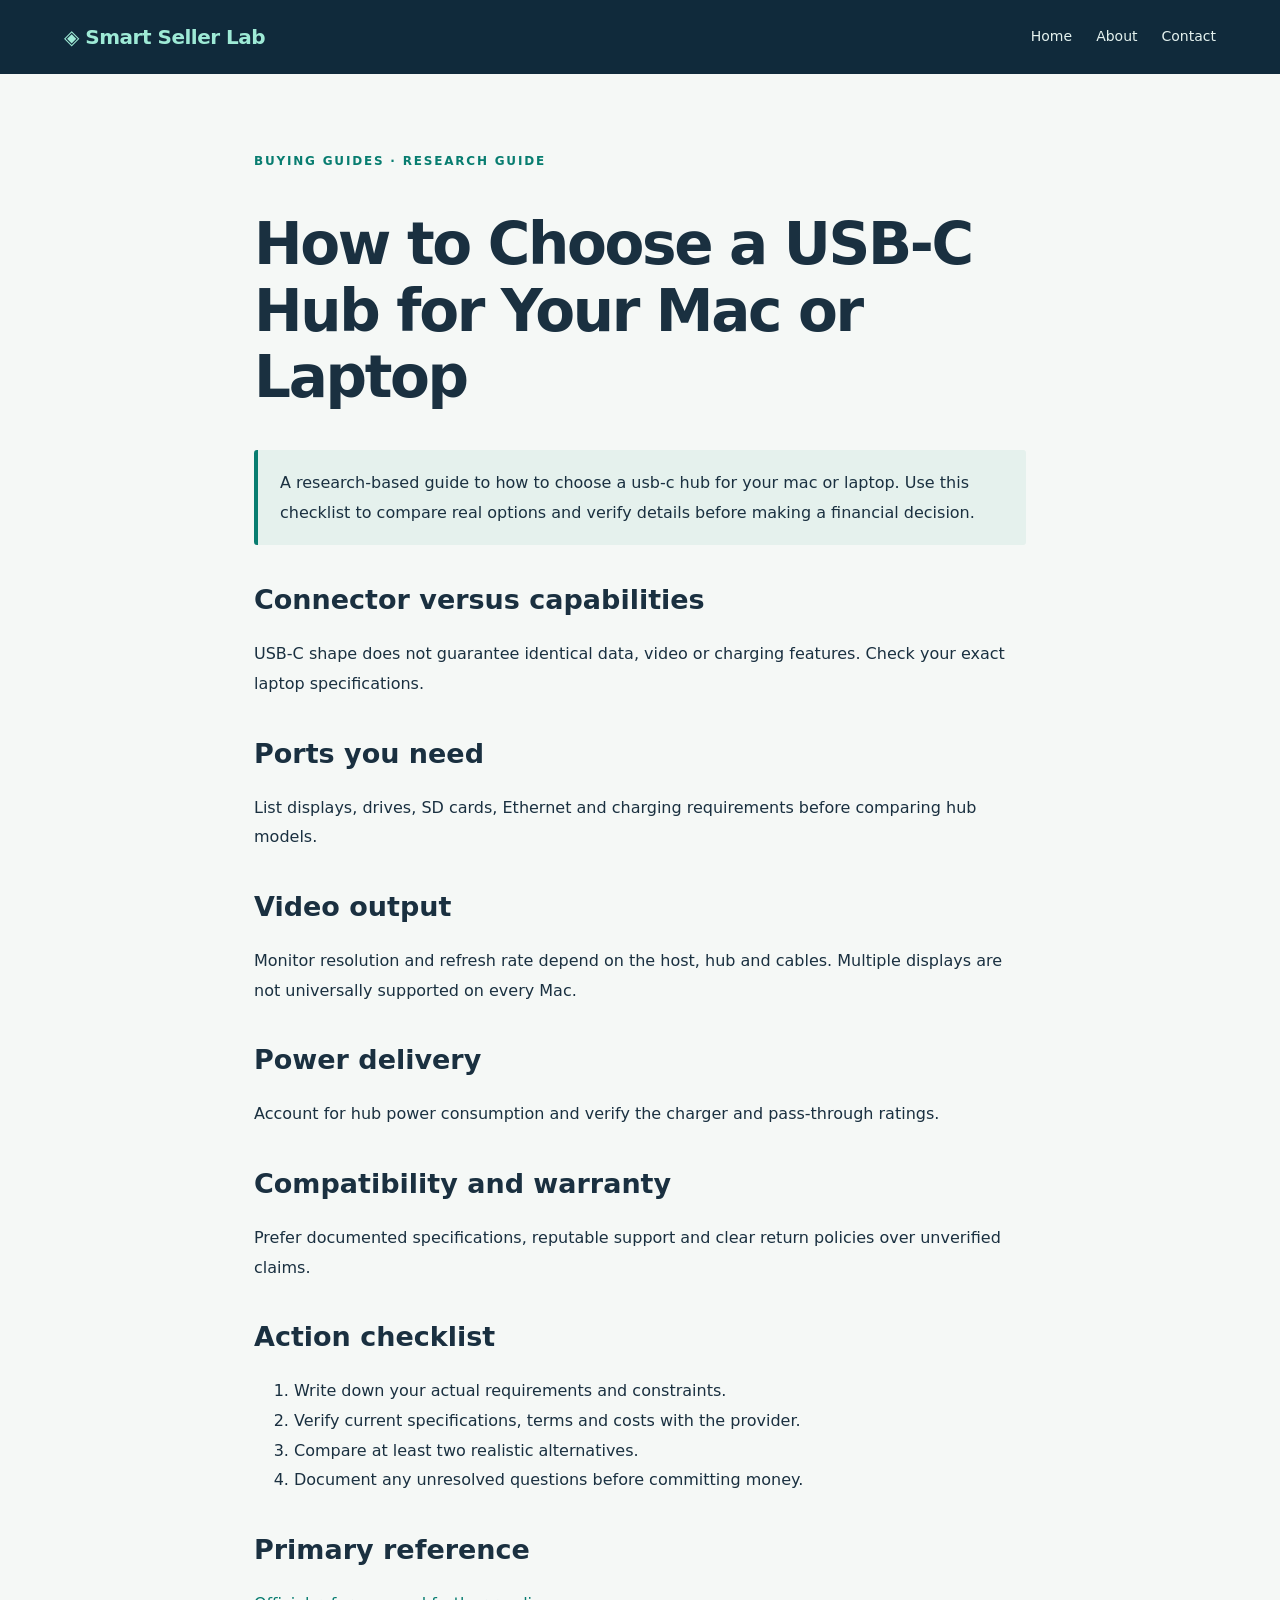
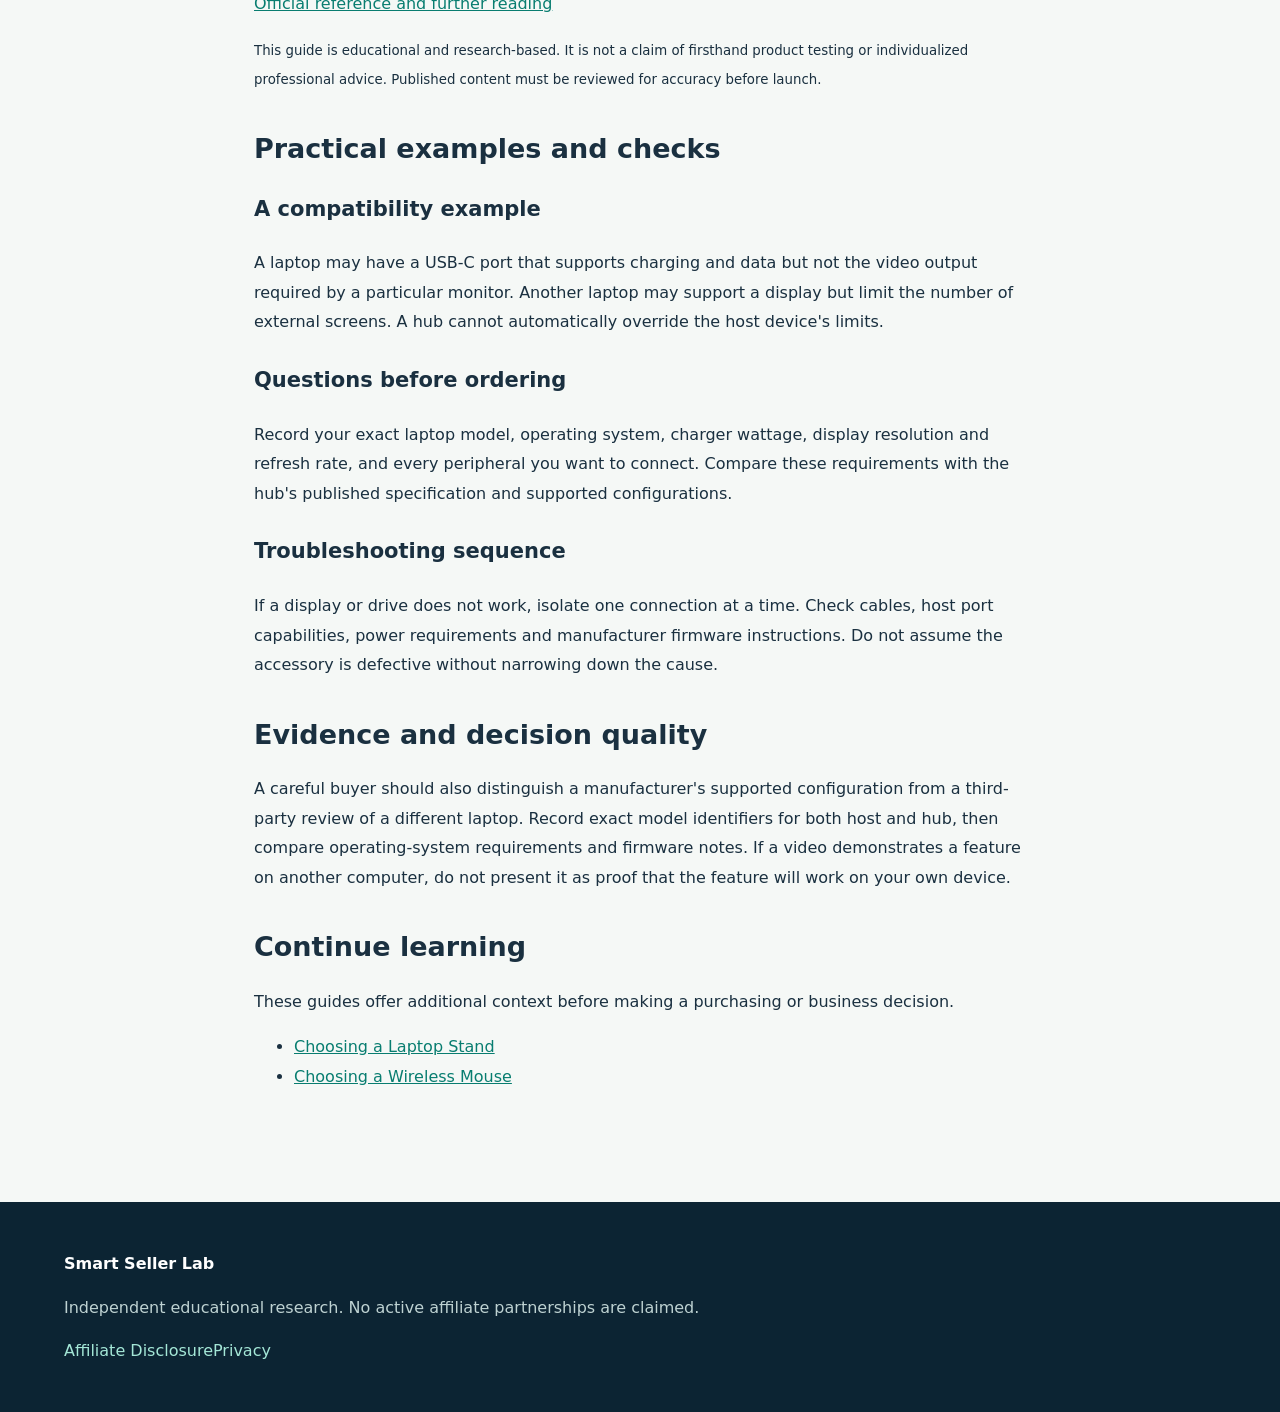
<file: guides/usb-c-hub-guide.html>
<!doctype html><html lang="en"><head><meta charset="utf-8"><meta name="viewport" content="width=device-width,initial-scale=1"><meta name="description" content="A research-based guide to how to choose a usb-c hub for your mac or laptop. Use this checklist to compare real options and verify details before making a financial decision."><meta name="robots" content="noindex"><title>How to Choose a USB-C Hub for Your Mac or Laptop | Smart Seller Lab</title><link rel="stylesheet" href="../styles.css"><link rel="canonical" href="https://smart-seller-lab.pages.dev/guides/usb-c-hub-guide.html"><meta property="og:type" content="article"><meta property="og:title" content="How to Choose a USB-C Hub for Your Mac or Laptop | Smart Seller Lab"><meta property="og:description" content="A research-based guide to how to choose a usb-c hub for your mac or laptop. Use this checklist to compare real options and verify details before making a financial decision."><meta property="og:url" content="https://smart-seller-lab.pages.dev/guides/usb-c-hub-guide.html"><script type="application/ld+json">{"@context":"https://schema.org","@type":"Article","headline":"How to Choose a USB-C Hub for Your Mac or Laptop","mainEntityOfPage":"https://smart-seller-lab.pages.dev/guides/usb-c-hub-guide.html","author":{"@type":"Organization","name":"Smart Seller Lab"},"publisher":{"@type":"Organization","name":"Smart Seller Lab"}}</script></head><body><header><a class="brand" href="../index.html">◈ Smart Seller Lab</a><nav><a href="../index.html">Home</a><a href="../about.html">About</a><a href="../contact.html">Contact</a></nav></header><main class="prose"><p class="tag">Buying Guides · Research guide</p><h1>How to Choose a USB-C Hub for Your Mac or Laptop</h1><p class="note">A research-based guide to how to choose a usb-c hub for your mac or laptop. Use this checklist to compare real options and verify details before making a financial decision.</p><h2>Connector versus capabilities</h2><p>USB-C shape does not guarantee identical data, video or charging features. Check your exact laptop specifications.</p><h2>Ports you need</h2><p>List displays, drives, SD cards, Ethernet and charging requirements before comparing hub models.</p><h2>Video output</h2><p>Monitor resolution and refresh rate depend on the host, hub and cables. Multiple displays are not universally supported on every Mac.</p><h2>Power delivery</h2><p>Account for hub power consumption and verify the charger and pass-through ratings.</p><h2>Compatibility and warranty</h2><p>Prefer documented specifications, reputable support and clear return policies over unverified claims.</p><h2>Action checklist</h2><ol><li>Write down your actual requirements and constraints.</li><li>Verify current specifications, terms and costs with the provider.</li><li>Compare at least two realistic alternatives.</li><li>Document any unresolved questions before committing money.</li></ol><h2>Primary reference</h2><p><a href="https://www.usb.org/" rel="noopener noreferrer" target="_blank">Official reference and further reading</a></p><p><small>This guide is educational and research-based. It is not a claim of firsthand product testing or individualized professional advice. Published content must be reviewed for accuracy before launch.</small></p><section aria-label="Practical examples"><h2>Practical examples and checks</h2><h3>A compatibility example</h3><p>A laptop may have a USB-C port that supports charging and data but not the video output required by a particular monitor. Another laptop may support a display but limit the number of external screens. A hub cannot automatically override the host device's limits.</p><h3>Questions before ordering</h3><p>Record your exact laptop model, operating system, charger wattage, display resolution and refresh rate, and every peripheral you want to connect. Compare these requirements with the hub's published specification and supported configurations.</p><h3>Troubleshooting sequence</h3><p>If a display or drive does not work, isolate one connection at a time. Check cables, host port capabilities, power requirements and manufacturer firmware instructions. Do not assume the accessory is defective without narrowing down the cause.</p></section><h2>Evidence and decision quality</h2><p>A careful buyer should also distinguish a manufacturer's supported configuration from a third-party review of a different laptop. Record exact model identifiers for both host and hub, then compare operating-system requirements and firmware notes. If a video demonstrates a feature on another computer, do not present it as proof that the feature will work on your own device.</p><section aria-label="Related reading"><h2>Continue learning</h2><p>These guides offer additional context before making a purchasing or business decision.</p><ul><li><a href="laptop-stand-guide.html">Choosing a Laptop Stand</a></li><li><a href="wireless-mouse-guide.html">Choosing a Wireless Mouse</a></li></ul></section></main><footer><strong>Smart Seller Lab</strong><p>Independent educational research. No active affiliate partnerships are claimed.</p><a href="../disclosure.html">Affiliate Disclosure</a><a href="../privacy.html">Privacy</a></footer></body></html>
</file>
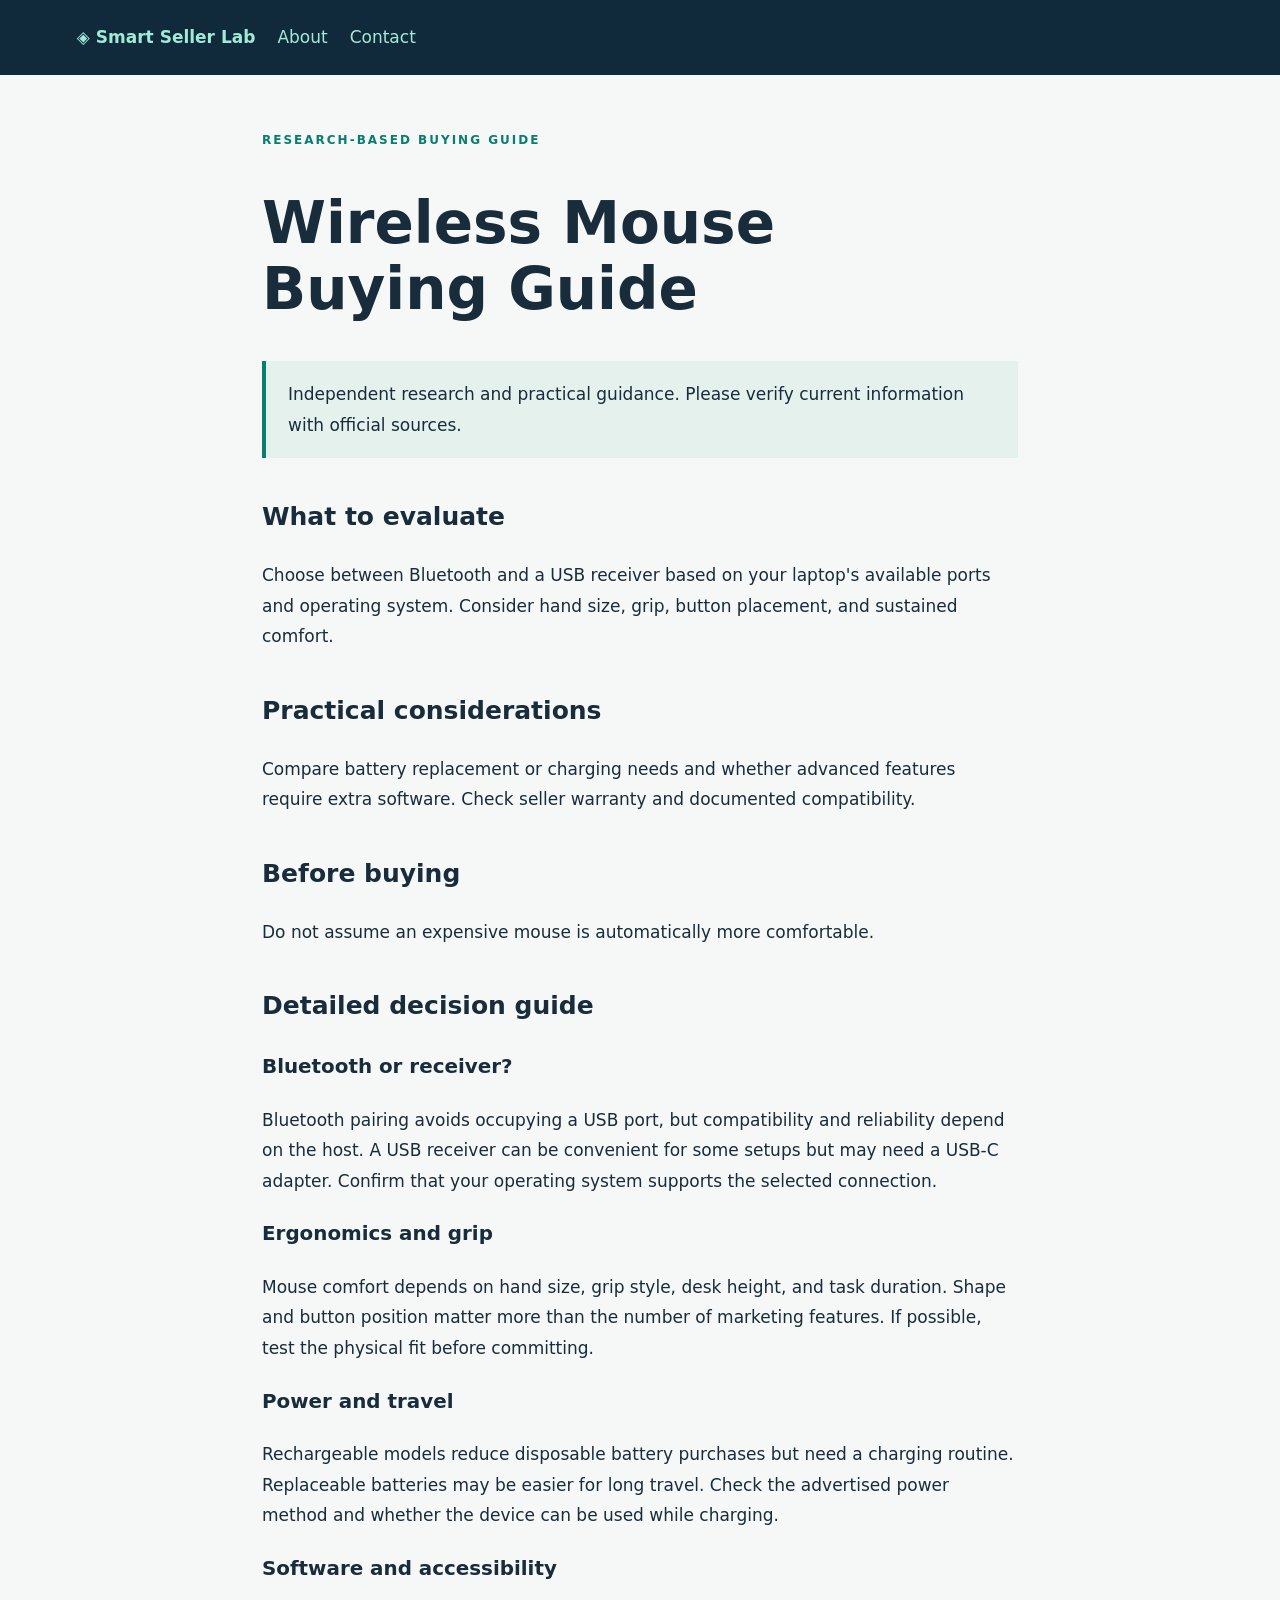
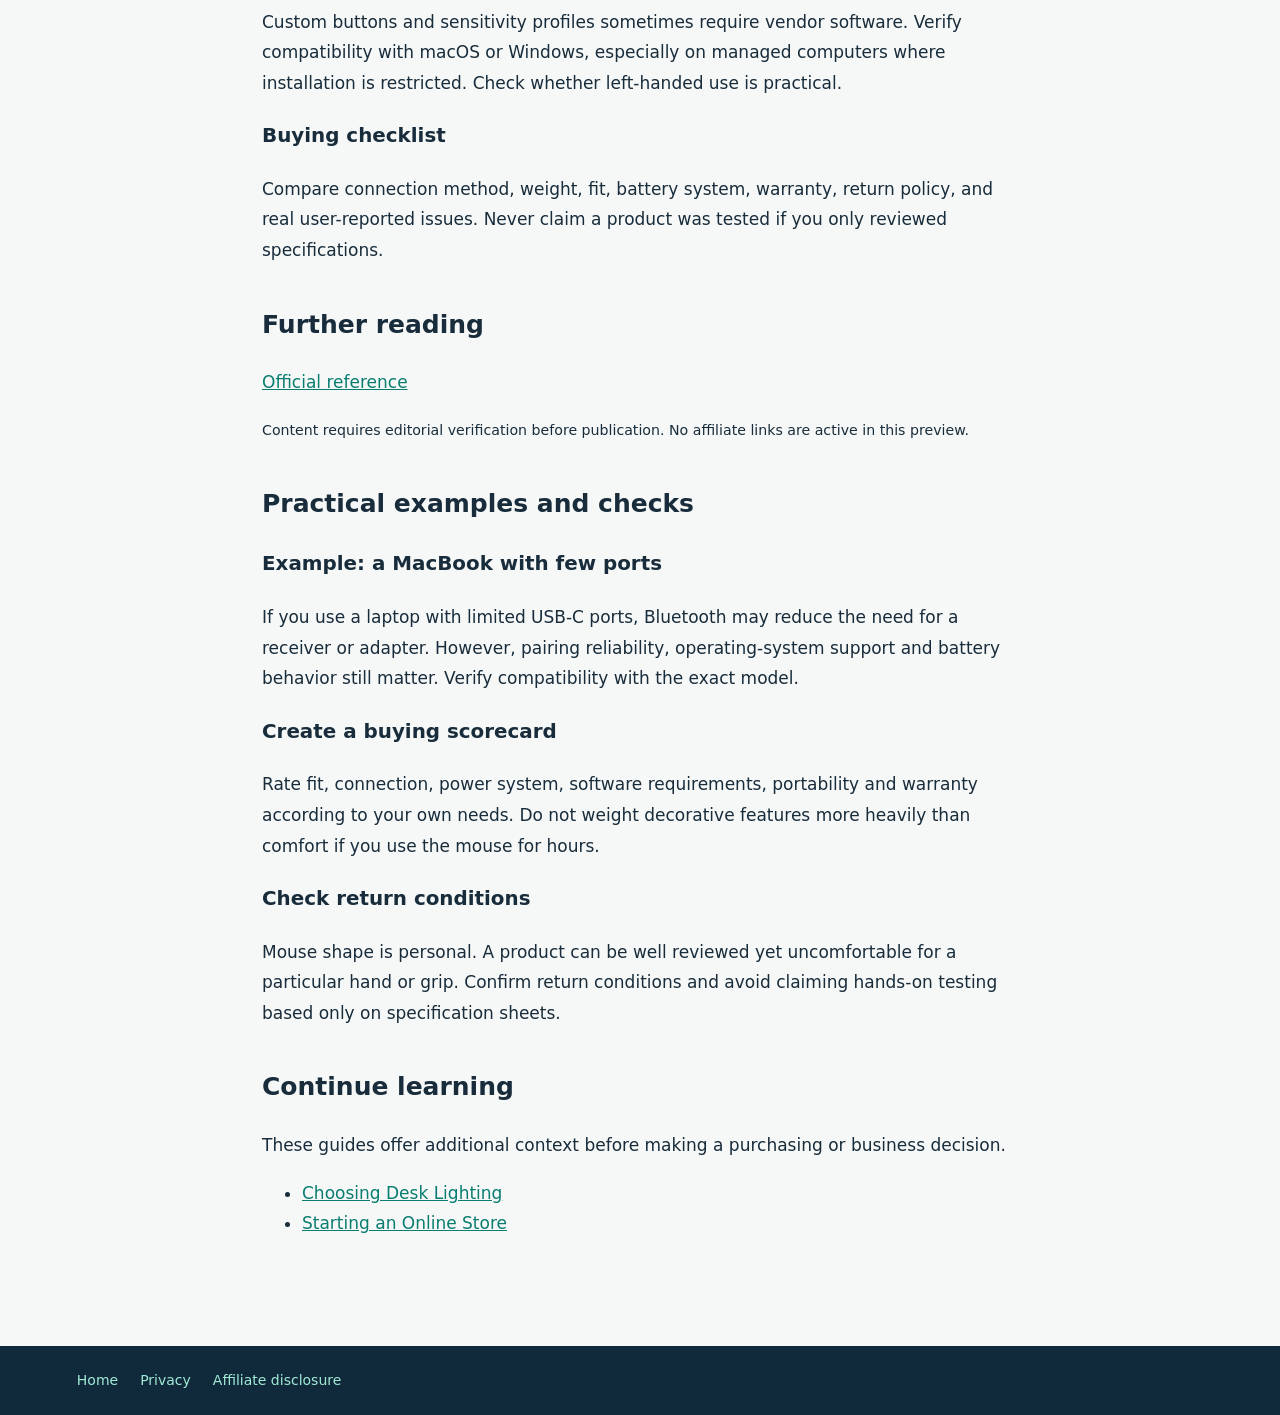
<file: guides/wireless-mouse-guide.html>
<!doctype html><html lang="en"><head><meta charset="utf-8"><meta name="viewport" content="width=device-width,initial-scale=1"><meta name="robots" content="noindex"><meta name="description" content="Wireless Mouse Buying Guide — independent educational content"><title>Wireless Mouse Buying Guide | Smart Seller Lab</title><style>*{box-sizing:border-box}body{margin:0;background:#f6f8f7;color:#182c3b;font:17px/1.8 system-ui,sans-serif}header,footer{background:#102a3b;color:white;padding:22px 6%}header a,footer a{color:#a0ead6;text-decoration:none;margin-right:22px}.brand{font-weight:800}.prose{max-width:800px;margin:0 auto;padding:55px 22px 90px}.tag{color:#087d70;text-transform:uppercase;font-size:12px;font-weight:800;letter-spacing:2px}h1{font-size:clamp(34px,5vw,58px);line-height:1.14}h2{font-size:25px;margin-top:36px}p{margin:16px 0}.note{background:#e5f1ed;border-left:4px solid #087d70;padding:18px 22px}a{color:#087d70}footer{font-size:14px}</style><link rel="canonical" href="https://smart-seller-lab.pages.dev/guides/wireless-mouse-guide.html"><meta property="og:type" content="article"><meta property="og:title" content="Wireless Mouse Buying Guide | Smart Seller Lab"><meta property="og:description" content="Wireless Mouse Buying Guide — independent educational content"><meta property="og:url" content="https://smart-seller-lab.pages.dev/guides/wireless-mouse-guide.html"><script type="application/ld+json">{"@context":"https://schema.org","@type":"Article","headline":"Wireless Mouse Buying Guide","mainEntityOfPage":"https://smart-seller-lab.pages.dev/guides/wireless-mouse-guide.html","author":{"@type":"Organization","name":"Smart Seller Lab"},"publisher":{"@type":"Organization","name":"Smart Seller Lab"}}</script></head><body><header><a class="brand" href="../index.html">◈ Smart Seller Lab</a><a href="../about.html">About</a><a href="../contact.html">Contact</a></header><main class="prose"><div class="tag">Research-based buying guide</div><h1>Wireless Mouse Buying Guide</h1><p class="note">Independent research and practical guidance. Please verify current information with official sources.</p><h2>What to evaluate</h2><p>Choose between Bluetooth and a USB receiver based on your laptop's available ports and operating system. Consider hand size, grip, button placement, and sustained comfort.</p><h2>Practical considerations</h2><p>Compare battery replacement or charging needs and whether advanced features require extra software. Check seller warranty and documented compatibility.</p><h2>Before buying</h2><p>Do not assume an expensive mouse is automatically more comfortable.</p><h2>Detailed decision guide</h2><h3>Bluetooth or receiver?</h3><p>Bluetooth pairing avoids occupying a USB port, but compatibility and reliability depend on the host. A USB receiver can be convenient for some setups but may need a USB-C adapter. Confirm that your operating system supports the selected connection.</p><h3>Ergonomics and grip</h3><p>Mouse comfort depends on hand size, grip style, desk height, and task duration. Shape and button position matter more than the number of marketing features. If possible, test the physical fit before committing.</p><h3>Power and travel</h3><p>Rechargeable models reduce disposable battery purchases but need a charging routine. Replaceable batteries may be easier for long travel. Check the advertised power method and whether the device can be used while charging.</p><h3>Software and accessibility</h3><p>Custom buttons and sensitivity profiles sometimes require vendor software. Verify compatibility with macOS or Windows, especially on managed computers where installation is restricted. Check whether left-handed use is practical.</p><h3>Buying checklist</h3><p>Compare connection method, weight, fit, battery system, warranty, return policy, and real user-reported issues. Never claim a product was tested if you only reviewed specifications.</p><h2>Further reading</h2><p><a href="https://www.osha.gov/etools/computer-workstations">Official reference</a></p><p><small>Content requires editorial verification before publication. No affiliate links are active in this preview.</small></p><section aria-label="Practical examples"><h2>Practical examples and checks</h2><h3>Example: a MacBook with few ports</h3><p>If you use a laptop with limited USB-C ports, Bluetooth may reduce the need for a receiver or adapter. However, pairing reliability, operating-system support and battery behavior still matter. Verify compatibility with the exact model.</p><h3>Create a buying scorecard</h3><p>Rate fit, connection, power system, software requirements, portability and warranty according to your own needs. Do not weight decorative features more heavily than comfort if you use the mouse for hours.</p><h3>Check return conditions</h3><p>Mouse shape is personal. A product can be well reviewed yet uncomfortable for a particular hand or grip. Confirm return conditions and avoid claiming hands-on testing based only on specification sheets.</p></section><section aria-label="Related reading"><h2>Continue learning</h2><p>These guides offer additional context before making a purchasing or business decision.</p><ul><li><a href="desk-lighting-guide.html">Choosing Desk Lighting</a></li><li><a href="start-online-store.html">Starting an Online Store</a></li></ul></section></main><footer><a href="../index.html">Home</a><a href="../privacy.html">Privacy</a><a href="../disclosure.html">Affiliate disclosure</a></footer></body></html>
</file>
<file: styles.css>
:root{--navy:#102a3b;--ink:#1a3040;--teal:#087d70;--mint:#9eead6;--bg:#f5f8f6;--line:#dce7e2}*{box-sizing:border-box}html{scroll-behavior:smooth}body{margin:0;background:var(--bg);color:var(--ink);font:16px/1.7 system-ui,-apple-system,BlinkMacSystemFont,"Segoe UI",sans-serif;overflow-wrap:break-word}a{color:#087d70}a:focus-visible{outline:3px solid #e7b447;outline-offset:4px}.skip{position:absolute;top:-100px;left:10px;background:white;padding:10px;z-index:10}.skip:focus{top:10px}.site-header,header{background:var(--navy);color:white;padding:20px max(24px,5vw);display:flex;align-items:center;justify-content:space-between;gap:20px}.brand{font-size:20px;font-weight:800;color:#9eead6;text-decoration:none;letter-spacing:-.5px}.site-header nav,header nav{display:flex;gap:24px;flex-wrap:wrap}header a:not(.brand){color:#e4f2ef;text-decoration:none;font-size:14px}.hero{background:linear-gradient(125deg,#102a3b,#13594f);color:white;padding:90px max(24px,5vw);display:grid;grid-template-columns:minmax(0,1.2fr) minmax(250px,.8fr);align-items:center;gap:40px}.hero h1{font-size:clamp(46px,6vw,88px);line-height:1.08;margin:24px 0;letter-spacing:-.055em}.hero em{font-style:normal;color:var(--mint)}.hero p{font-size:18px;max-width:620px;color:#d9e9e7}.eyebrow,.kicker,.tag{color:#087d70;font-size:12px;font-weight:800;letter-spacing:1.8px;text-transform:uppercase}.hero .eyebrow{color:var(--mint)}.cta{display:inline-block;background:var(--mint);color:#103e37;padding:12px 22px;border-radius:6px;text-decoration:none;font-weight:800;margin-top:20px}.hero-art{padding:28px;transform:rotate(-4deg)}.art-window{background:#f5faf8;border-radius:16px;box-shadow:0 26px 70px #071d2580;padding:22px;min-height:290px}.art-top{display:flex;gap:7px;margin-bottom:30px}.art-top i{width:9px;height:9px;border-radius:50%;background:#b2c9c1}.art-line{height:14px;width:65%;background:#d5e7e0;border-radius:10px;margin-bottom:15px}.art-line.wide{width:90%;height:22px;background:#89d9bd}.art-line.short{width:43%}.art-panels{display:grid;grid-template-columns:repeat(3,1fr);gap:12px;margin:26px 0}.art-panels div{height:95px;border-radius:9px;background:#d0e8df}.art-panels div:nth-child(2){background:#a6d7c8}.section{max-width:1180px;margin:auto;padding:75px 24px}.section-heading{max-width:760px;margin-bottom:35px}.section h2{font-size:clamp(30px,4vw,48px);line-height:1.2;letter-spacing:-.04em;margin:14px 0}.section-heading p{color:#4a6471}.cards{display:grid;grid-template-columns:repeat(3,minmax(0,1fr));gap:18px}.card{background:white;border:1px solid var(--line);border-radius:12px;padding:28px;display:flex;flex-direction:column;min-height:255px}.card h3{font-size:22px;line-height:1.25;letter-spacing:-.03em;margin:18px 0 8px}.card p{color:#516a76;font-size:14px}.card a{font-weight:750;text-decoration:none;margin-top:auto}.about-band{background:#e7f2ed;border-radius:14px;margin-bottom:65px}.about-band p{max-width:780px}.site-footer,footer{background:#0c2433;color:white;padding:48px max(24px,5vw)}footer p{color:#bed2d2;max-width:640px}footer nav{display:flex;flex-wrap:wrap;gap:18px;margin:25px 0}footer a{color:#a4e7d7;text-decoration:none}footer small{color:#a7bec4}.prose{max-width:820px;margin:auto;padding:64px 24px 95px}.prose h1{font-size:clamp(34px,4.8vw,58px);line-height:1.15;letter-spacing:-.04em}.prose h2{font-size:27px;margin-top:38px;line-height:1.25}.prose h3{font-size:21px;margin-top:26px}.prose p,.prose li{line-height:1.85}.note{background:#e5f1ed;border-left:4px solid #087d70;padding:18px 22px;border-radius:3px}@media(max-width:900px){.hero{grid-template-columns:1fr}.hero-art{display:none}.cards{grid-template-columns:repeat(2,minmax(0,1fr))}}@media(max-width:600px){.site-header,header{align-items:flex-start;flex-direction:column;padding:17px 20px;gap:10px}header nav{gap:14px}.hero{padding:64px 22px 74px}.hero h1{font-size:clamp(43px,12vw,64px)}.hero p{font-size:16px}.section{padding:52px 20px}.cards{grid-template-columns:1fr}.card{min-height:210px}.about-band{border-radius:0;margin-bottom:0}.prose{padding:45px 20px 70px}.prose h2{font-size:24px}footer{padding:36px 20px}}
</file>
